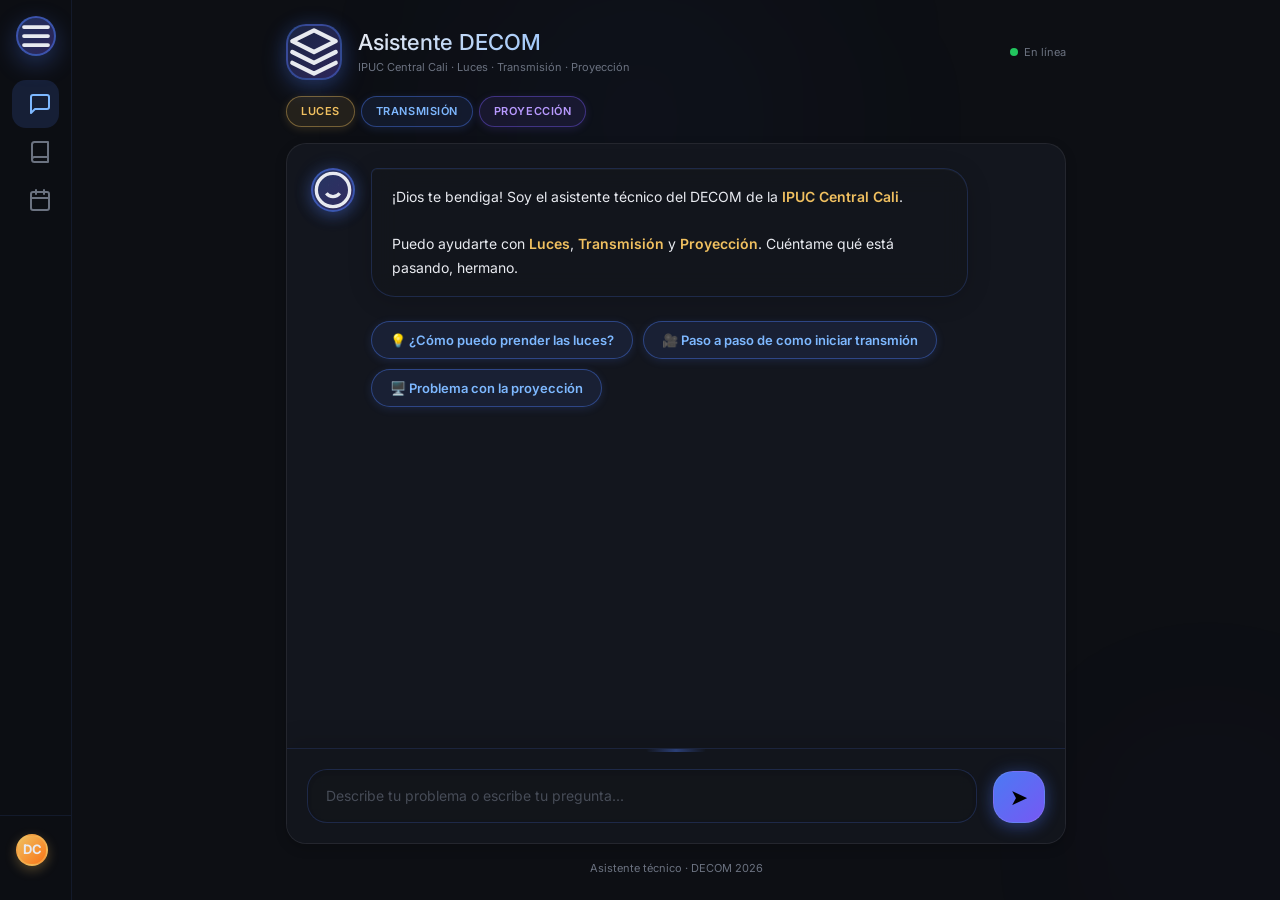
<file: index.html>
<!DOCTYPE html>
<html lang="es">
<head>
  <meta charset="UTF-8">
  <meta name="viewport" content="width=device-width, initial-scale=1.0">
  <meta name="description" content="Asistente técnico del Departamento de Comunicaciones - IPUC Central Cali">
  <link rel="icon" href="assets/favicon.png" type="image/png" sizes="32x32">
  <title>Asistente DECOM · IPUC Central Cali</title>
  
  <!-- Fonts -->
  <link rel="preconnect" href="https://fonts.googleapis.com">
  <link rel="preconnect" href="https://fonts.gstatic.com" crossorigin>
  <link href="https://fonts.googleapis.com/css2?family=Inter:wght@300;400;500;600;700;800&display=swap" rel="stylesheet">
  
  <!-- Styles -->
  <link rel="stylesheet" href="css/variables.css">
  <link rel="stylesheet" href="css/base.css">
  <link rel="stylesheet" href="css/sidebar.css">
  <link rel="stylesheet" href="css/chat.css">
</head>
<body>
  
  <!-- Sidebar -->
  <nav class="sidebar">
    <!-- Brand -->
    <div class="sidebar__brand">
      <div class="sidebar__brand-icon">
        <svg viewBox="0 0 24 24" fill="none" xmlns="http://www.w3.org/2000/svg">
          <path d="M4 6h16M4 12h16M4 18h16" stroke="currentColor" stroke-width="2.5" stroke-linecap="round" stroke-linejoin="round"/>
        </svg>
      </div>
      <span class="sidebar__brand-text">DECOM</span>
    </div>

    <!-- Nav -->
    <div class="sidebar__nav">
      <a href="index.html" class="sidebar__link sidebar__link--active" data-tooltip="Asistente">
        <div class="sidebar__icon">
          <svg viewBox="0 0 24 24">
            <path d="M21 15a2 2 0 0 1-2 2H7l-4 4V5a2 2 0 0 1 2-2h14a2 2 0 0 1 2 2z"/>
          </svg>
        </div>
        <span class="sidebar__text">Asistente</span>
      </a>
      
      <a href="manuales.html" class="sidebar__link" data-tooltip="Manuales">
        <div class="sidebar__icon">
          <svg viewBox="0 0 24 24">
            <path d="M4 19.5A2.5 2.5 0 0 1 6.5 17H20"/>
            <path d="M6.5 2H20v20H6.5A2.5 2.5 0 0 1 4 19.5v-15A2.5 2.5 0 0 1 6.5 2z"/>
          </svg>
        </div>
        <span class="sidebar__text">Manuales</span>
      </a>
      
      <a href="cronograma.html" class="sidebar__link" data-tooltip="Cronograma">
        <div class="sidebar__icon">
          <svg viewBox="0 0 24 24">
            <rect x="3" y="4" width="18" height="18" rx="2" ry="2"/>
            <line x1="16" y1="2" x2="16" y2="6"/>
            <line x1="8" y1="2" x2="8" y2="6"/>
            <line x1="3" y1="10" x2="21" y2="10"/>
          </svg>
        </div>
        <span class="sidebar__text">Cronograma</span>
      </a>
    </div>

    <!-- Footer -->
    <div class="sidebar__footer">
      <div class="sidebar__user">
        <div class="sidebar__avatar">DC</div>
        <div class="sidebar__user-info">
          <div class="sidebar__user-name">DECOM</div>
          <div class="sidebar__user-role">IPUC Cali</div>
        </div>
      </div>
    </div>
  </nav>

  <!-- Mobile Menu Toggle -->
  <button class="mobile-menu-toggle" id="mobile-menu-toggle" aria-label="Toggle menu">
    <svg viewBox="0 0 24 24" fill="none" xmlns="http://www.w3.org/2000/svg">
      <path d="M4 6h16M4 12h16M4 18h16" stroke="currentColor" stroke-width="2.5" stroke-linecap="round" stroke-linejoin="round"/>
    </svg>
  </button>

  <!-- Chat Container -->
  <div class="chat">
    
    <!-- Header -->
    <div class="chat__header">
      <div class="chat__header-left">
        <div class="chat__logo">
          <svg viewBox="0 0 24 24" fill="none" xmlns="http://www.w3.org/2000/svg">
            <path d="M12 2L2 7l10 5 10-5-10-5z" stroke="currentColor" stroke-width="2" stroke-linejoin="round"/>
            <path d="M2 17l10 5 10-5M2 12l10 5 10-5" stroke="currentColor" stroke-width="2" stroke-linecap="round" stroke-linejoin="round"/>
          </svg>
        </div>
        <div class="chat__title">
          <h1>Asistente DECOM</h1>
          <div class="chat__subtitle">IPUC Central Cali · Luces · Transmisión · Proyección</div>
        </div>
      </div>
      <div class="chat__status">
        <div class="chat__status-dot"></div>
        En línea
      </div>
    </div>

    <!-- Area Chips -->
    <div class="chat__chips">
      <span class="chip chip--luces">Luces</span>
      <span class="chip chip--transm">Transmisión</span>
      <span class="chip chip--proyec">Proyección</span>
    </div>

    <!-- Status en línea mobile (debajo de chips) -->
    <div class="chat__status chat__status--mobile">
      <div class="chat__status-dot"></div>
      En línea
    </div>

    <!-- Chat Window -->
    <div class="chat__window">
      <div id="messages" class="chat__messages"></div>
      
      <div class="chat__input-area">
        <textarea 
          id="user-input" 
          class="chat__input"
          rows="1" 
          placeholder="Describe tu problema o escribe tu pregunta..."
          aria-label="Mensaje"
        ></textarea>
        <button 
          id="send-btn" 
          class="chat__send-btn"
          aria-label="Enviar mensaje"
        >➤</button>
      </div>
    </div>

    <!-- Footer -->
    <div class="chat__footer">
      <div class="chat__footer-note">Asistente técnico · DECOM 2026</div>
    </div>

  </div>

  <!-- Scripts -->
  <script src="js/sidebar.js"></script>
  <script type="module" src="js/chat.js"></script>

</body>
</html>
</file>
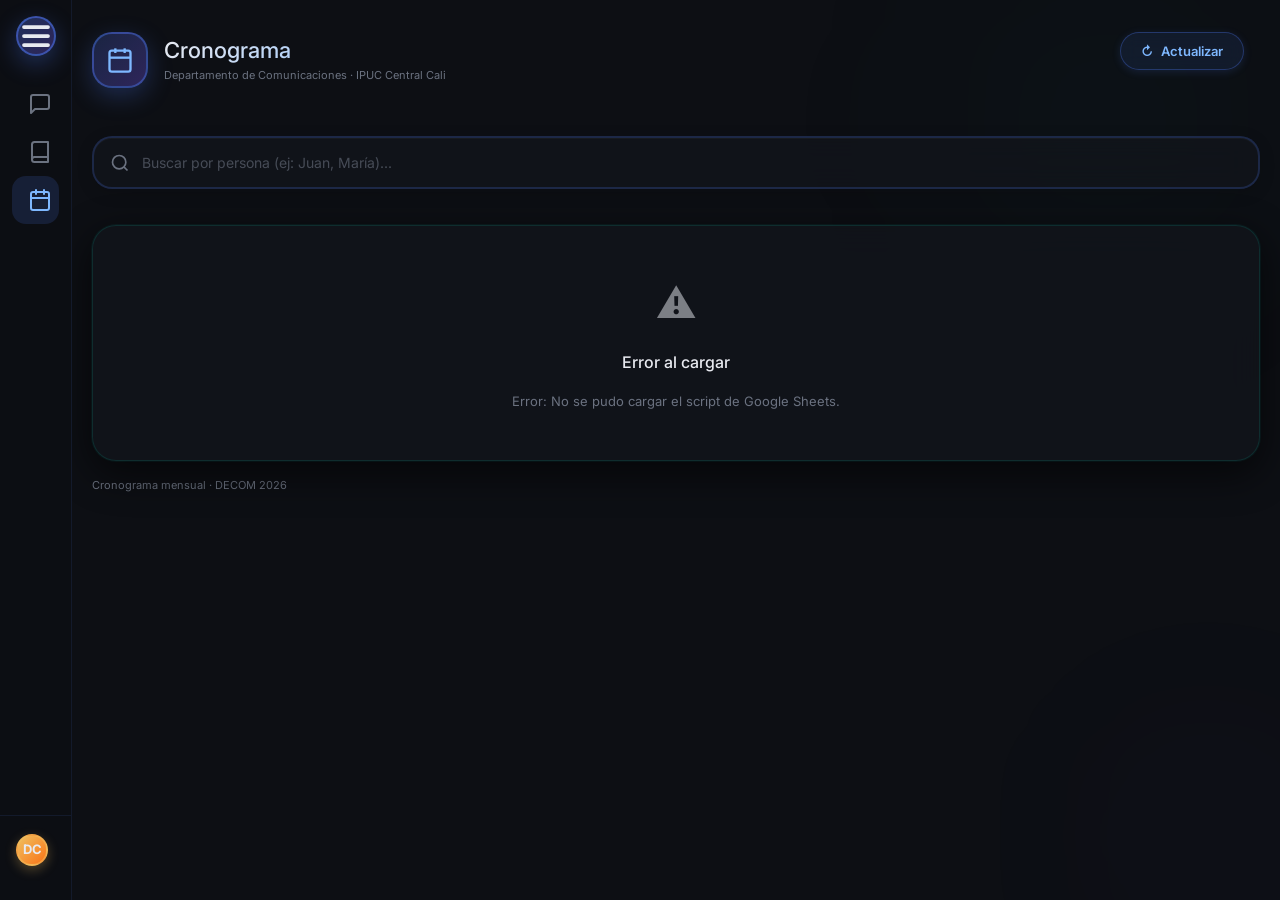
<file: cronograma.html>
<!DOCTYPE html>
<html lang="es">
<head>
  <meta charset="UTF-8">
  <meta name="viewport" content="width=device-width, initial-scale=1.0">
  <meta http-equiv="Cache-Control" content="no-cache, no-store, must-revalidate">
  <meta name="description" content="Cronograma mensual del Departamento de Comunicaciones - IPUC Central Cali">
  <link rel="icon" href="assets/favicon.png" type="image/png" sizes="32x32">
  <title>Cronograma · DECOM · IPUC Central Cali</title>
  
  <!-- Fonts -->
  <link rel="preconnect" href="https://fonts.googleapis.com">
  <link rel="preconnect" href="https://fonts.gstatic.com" crossorigin>
  <link href="https://fonts.googleapis.com/css2?family=Inter:wght@300;400;500;600;700&display=swap" rel="stylesheet">
  
  <!-- Styles -->
  <link rel="stylesheet" href="css/variables.css">
  <link rel="stylesheet" href="css/base.css">
  <link rel="stylesheet" href="css/sidebar.css">
  <link rel="stylesheet" href="css/cronograma.css">
</head>
<body class="page-cronograma">
  
  <!-- Sidebar -->
  <nav class="sidebar">
    <!-- Brand -->
    <div class="sidebar__brand">
      <div class="sidebar__brand-icon">
        <svg viewBox="0 0 24 24" fill="none" xmlns="http://www.w3.org/2000/svg">
          <path d="M4 6h16M4 12h16M4 18h16" stroke="currentColor" stroke-width="2.5" stroke-linecap="round" stroke-linejoin="round"/>
        </svg>
      </div>
      <span class="sidebar__brand-text">DECOM</span>
    </div>

    <!-- Nav -->
    <div class="sidebar__nav">
      <a href="index.html" class="sidebar__link" data-tooltip="Asistente">
        <div class="sidebar__icon">
          <svg viewBox="0 0 24 24">
            <path d="M21 15a2 2 0 0 1-2 2H7l-4 4V5a2 2 0 0 1 2-2h14a2 2 0 0 1 2 2z"/>
          </svg>
        </div>
        <span class="sidebar__text">Asistente</span>
      </a>
      
      <a href="manuales.html" class="sidebar__link" data-tooltip="Manuales">
        <div class="sidebar__icon">
          <svg viewBox="0 0 24 24">
            <path d="M4 19.5A2.5 2.5 0 0 1 6.5 17H20"/>
            <path d="M6.5 2H20v20H6.5A2.5 2.5 0 0 1 4 19.5v-15A2.5 2.5 0 0 1 6.5 2z"/>
          </svg>
        </div>
        <span class="sidebar__text">Manuales</span>
      </a>
      
      <a href="cronograma.html" class="sidebar__link sidebar__link--active" data-tooltip="Cronograma">
        <div class="sidebar__icon">
          <svg viewBox="0 0 24 24">
            <rect x="3" y="4" width="18" height="18" rx="2" ry="2"/>
            <line x1="16" y1="2" x2="16" y2="6"/>
            <line x1="8" y1="2" x2="8" y2="6"/>
            <line x1="3" y1="10" x2="21" y2="10"/>
          </svg>
        </div>
        <span class="sidebar__text">Cronograma</span>
      </a>
    </div>

    <!-- Footer -->
    <div class="sidebar__footer">
      <div class="sidebar__user">
        <div class="sidebar__avatar">DC</div>
        <div class="sidebar__user-info">
          <div class="sidebar__user-name">DECOM</div>
          <div class="sidebar__user-role">IPUC Cali</div>
        </div>
      </div>
    </div>
  </nav>

  <!-- Mobile Menu Toggle -->
  <button class="mobile-menu-toggle" id="mobile-menu-toggle" aria-label="Toggle menu">
    <svg viewBox="0 0 24 24" fill="none" xmlns="http://www.w3.org/2000/svg">
      <path d="M4 6h16M4 12h16M4 18h16" stroke="currentColor" stroke-width="2.5" stroke-linecap="round" stroke-linejoin="round"/>
    </svg>
  </button>

  <!-- Page Content -->
  <div class="page-content">

    <!-- Setup Card (shown when config is missing) -->
    <div id="setup-card" class="setup-card">
      <h3>
        <svg viewBox="0 0 24 24" fill="none" stroke="currentColor" stroke-width="2" style="width: 24px; height: 24px; display: inline-block; vertical-align: middle; margin-right: 8px;">
          <circle cx="12" cy="12" r="3"/>
          <path d="M12 1v6m0 6v6M5.64 5.64l4.24 4.24m4.24 4.24l4.24 4.24M1 12h6m6 0h6M5.64 18.36l4.24-4.24m4.24-4.24l4.24-4.24"/>
        </svg>
        Configuración requerida
      </h3>
      <div class="setup-steps">
        <div class="setup-step">
          <div class="setup-step__number">1</div>
          <div>Crea una hoja de cálculo en Google Sheets con tu cronograma</div>
        </div>
        <div class="setup-step">
          <div class="setup-step__number">2</div>
          <div>Compártela: <strong>Archivo → Compartir → Cualquier persona con el enlace → Lector</strong></div>
        </div>
        <div class="setup-step">
          <div class="setup-step__number">3</div>
          <div>Copia el ID del Sheet desde la URL: <code>...d/<strong>ESTE_ES_EL_ID</strong>/edit...</code></div>
        </div>
        <div class="setup-step">
          <div class="setup-step__number">4</div>
          <div>Edita <code>js/modules/config.js</code> y pega el ID en <strong>SHEET_ID</strong></div>
        </div>
        <div class="setup-step">
          <div class="setup-step__number">5</div>
          <div>Recarga esta página</div>
        </div>
      </div>
    </div>

    <!-- Page Header -->
    <div class="page-header page-header--cronograma">
      <div class="page-header__content">
        <div class="page-header__logo">
          <svg viewBox="0 0 24 24" fill="none" stroke="currentColor" stroke-width="2">
            <rect x="3" y="4" width="18" height="18" rx="2" ry="2"/>
            <line x1="16" y1="2" x2="16" y2="6"/>
            <line x1="8" y1="2" x2="8" y2="6"/>
            <line x1="3" y1="10" x2="21" y2="10"/>
          </svg>
        </div>
        <div class="page-header__title">
          <h1 id="month-label">Cronograma</h1>
          <p id="month-sub" class="page-header__subtitle">Departamento de Comunicaciones · IPUC Central Cali</p>
        </div>
      </div>
      <div class="header-actions">
        <button id="refresh-btn" class="refresh-btn">
          <span class="refresh-btn__icon">↻</span>
          Actualizar
        </button>
        <div id="last-update" class="last-update"></div>
      </div>
    </div>

    <!-- Stats Row -->
    <div id="stats-row" class="stats-row" style="display:none;"></div>

    <!-- Search Bar -->
    <div class="search-bar">
      <div class="search-bar__input-wrapper">
        <svg class="search-bar__icon" viewBox="0 0 24 24" fill="none" stroke="currentColor" stroke-width="2">
          <circle cx="11" cy="11" r="8"/>
          <path d="m21 21-4.35-4.35"/>
        </svg>
        <input 
          type="text" 
          id="person-search" 
          class="search-bar__input" 
          placeholder="Buscar por persona (ej: Juan, María)..."
          autocomplete="off"
        />
        <button id="clear-search" class="search-bar__clear" style="display:none;">
          <svg viewBox="0 0 24 24" fill="none" stroke="currentColor" stroke-width="2">
            <line x1="18" y1="6" x2="6" y2="18"/>
            <line x1="6" y1="6" x2="18" y2="18"/>
          </svg>
        </button>
      </div>
      <div id="search-results" class="search-bar__results"></div>
    </div>

    <!-- Legend (Mobile only) -->
    <div class="roles-legend">
      <div class="roles-legend__title">Leyenda de roles:</div>
      <div class="roles-legend__items">
        <div class="roles-legend__item">
          <span class="role-badge role-badge--supervisor">SUP</span>
          <span class="roles-legend__label">Supervisor</span>
        </div>
        <div class="roles-legend__item">
          <span class="role-badge role-badge--lider">LID</span>
          <span class="roles-legend__label">Líder Transmisión</span>
        </div>
        <div class="roles-legend__item">
          <span class="role-badge role-badge--aprendiz">APR</span>
          <span class="roles-legend__label">Aprendiz Transmisión</span>
        </div>
        <div class="roles-legend__item">
          <span class="role-badge role-badge--proyeccion">PRO</span>
          <span class="roles-legend__label">Proyección</span>
        </div>
        <div class="roles-legend__item">
          <span class="role-badge role-badge--aprendiz">A-PRO</span>
          <span class="roles-legend__label">Aprendiz Proyección</span>
        </div>
        <div class="roles-legend__item">
          <span class="role-badge role-badge--interaccion">INT</span>
          <span class="roles-legend__label">Interacción</span>
        </div>
        <div class="roles-legend__item">
          <span class="role-badge role-badge--aprendiz">A-INT</span>
          <span class="roles-legend__label">Aprendiz Interacción</span>
        </div>
        <div class="roles-legend__item">
          <span class="role-badge role-badge--sonido">SON</span>
          <span class="roles-legend__label">Sonido</span>
        </div>
        <div class="roles-legend__item">
          <span class="role-badge role-badge--apoyo">APO</span>
          <span class="roles-legend__label">Apoyo Sonido</span>
        </div>
      </div>
    </div>

    <!-- Table Container -->
    <div class="table-wrap">
      <div id="table-container">
        <div class="state-box">
          <div class="spinner"></div>
          <div class="state-box__title">Cargando cronograma...</div>
        </div>
      </div>
    </div>

    <!-- Footer -->
    <div class="page-footer">
      <span class="footer-note">Cronograma mensual · DECOM 2026</span>
    </div>

  </div>

  <!-- Scripts -->
  <script src="js/sidebar.js"></script>
  <script type="module" src="js/cronograma.js"></script>

</body>
</html>
</file>
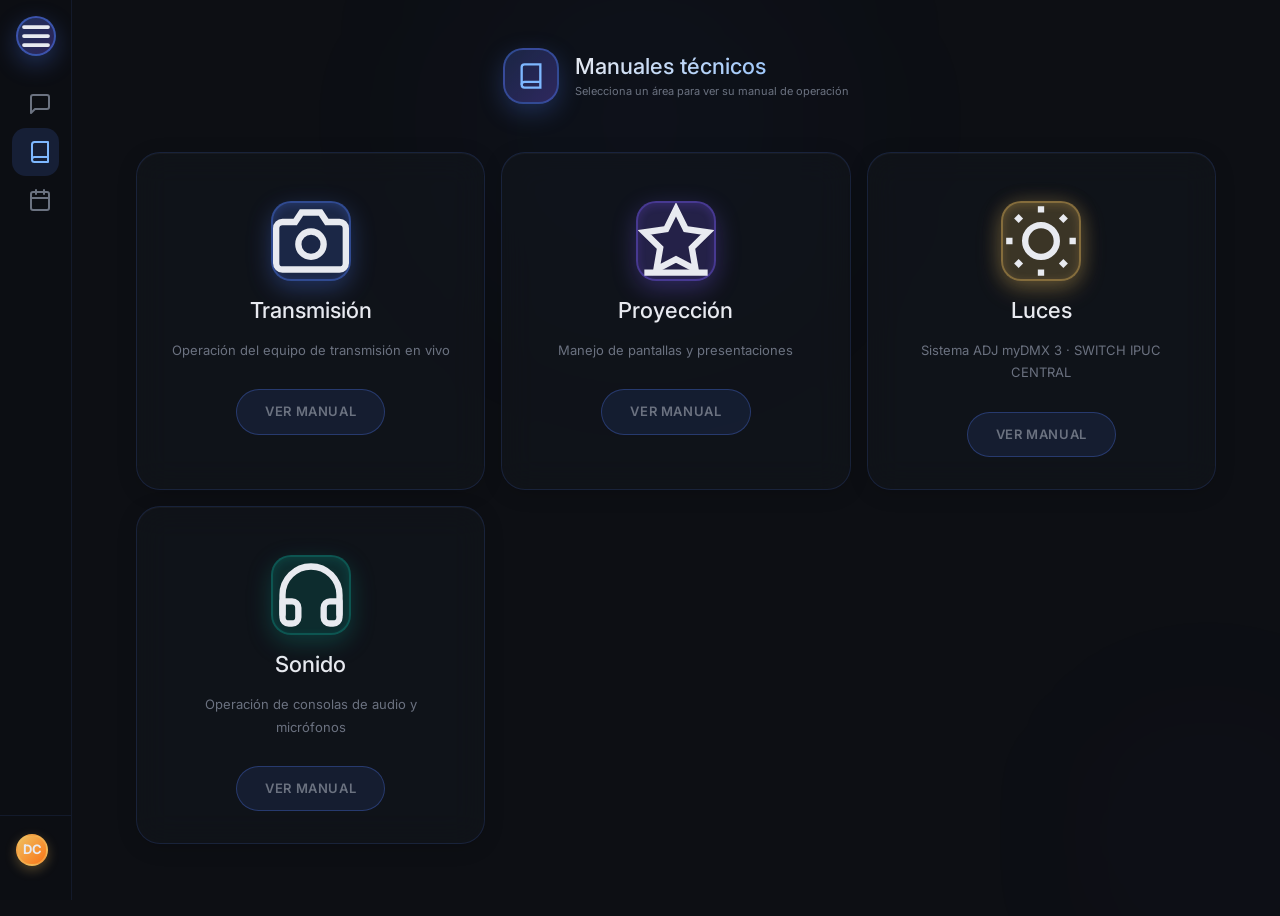
<file: manuales.html>
<!DOCTYPE html>
<html lang="es">
<head>
  <meta charset="UTF-8">
  <meta name="viewport" content="width=device-width, initial-scale=1.0">
  <meta name="description" content="Manuales técnicos del Departamento de Comunicaciones - IPUC Central Cali">
  <link rel="icon" href="assets/favicon.png" type="image/png" sizes="32x32">
  <title>Manuales · DECOM · IPUC Central Cali</title>
  
  <!-- Fonts -->
  <link rel="preconnect" href="https://fonts.googleapis.com">
  <link rel="preconnect" href="https://fonts.gstatic.com" crossorigin>
  <link href="https://fonts.googleapis.com/css2?family=Inter:wght@300;400;500;600;700;800&display=swap" rel="stylesheet">
  
  <!-- Styles -->
  <link rel="stylesheet" href="css/variables.css">
  <link rel="stylesheet" href="css/base.css">
  <link rel="stylesheet" href="css/sidebar.css">
  <link rel="stylesheet" href="css/manuales.css">
</head>
<body>
  
  <!-- Sidebar -->
  <nav class="sidebar">
    <!-- Brand -->
    <div class="sidebar__brand">
      <div class="sidebar__brand-icon">
        <svg viewBox="0 0 24 24" fill="none" xmlns="http://www.w3.org/2000/svg">
          <path d="M4 6h16M4 12h16M4 18h16" stroke="currentColor" stroke-width="2.5" stroke-linecap="round" stroke-linejoin="round"/>
        </svg>
      </div>
      <span class="sidebar__brand-text">DECOM</span>
    </div>

    <!-- Nav -->
    <div class="sidebar__nav">
      <a href="index.html" class="sidebar__link" data-tooltip="Asistente">
        <div class="sidebar__icon">
          <svg viewBox="0 0 24 24">
            <path d="M21 15a2 2 0 0 1-2 2H7l-4 4V5a2 2 0 0 1 2-2h14a2 2 0 0 1 2 2z"/>
          </svg>
        </div>
        <span class="sidebar__text">Asistente</span>
      </a>
      
      <a href="manuales.html" class="sidebar__link sidebar__link--active" data-tooltip="Manuales">
        <div class="sidebar__icon">
          <svg viewBox="0 0 24 24">
            <path d="M4 19.5A2.5 2.5 0 0 1 6.5 17H20"/>
            <path d="M6.5 2H20v20H6.5A2.5 2.5 0 0 1 4 19.5v-15A2.5 2.5 0 0 1 6.5 2z"/>
          </svg>
        </div>
        <span class="sidebar__text">Manuales</span>
      </a>
      
      <a href="cronograma.html" class="sidebar__link" data-tooltip="Cronograma">
        <div class="sidebar__icon">
          <svg viewBox="0 0 24 24">
            <rect x="3" y="4" width="18" height="18" rx="2" ry="2"/>
            <line x1="16" y1="2" x2="16" y2="6"/>
            <line x1="8" y1="2" x2="8" y2="6"/>
            <line x1="3" y1="10" x2="21" y2="10"/>
          </svg>
        </div>
        <span class="sidebar__text">Cronograma</span>
      </a>
    </div>

    <!-- Footer -->
    <div class="sidebar__footer">
      <div class="sidebar__user">
        <div class="sidebar__avatar">DC</div>
        <div class="sidebar__user-info">
          <div class="sidebar__user-name">DECOM</div>
          <div class="sidebar__user-role">IPUC Cali</div>
        </div>
      </div>
    </div>
  </nav>

  <!-- Mobile Menu Toggle -->
  <button class="mobile-menu-toggle" id="mobile-menu-toggle" aria-label="Toggle menu">
    <svg viewBox="0 0 24 24" fill="none" xmlns="http://www.w3.org/2000/svg">
      <path d="M4 6h16M4 12h16M4 18h16" stroke="currentColor" stroke-width="2.5" stroke-linecap="round" stroke-linejoin="round"/>
    </svg>
  </button>

  <!-- Page Content -->
  <div class="page-content">
    
    <!-- Header -->
    <div class="page-header">
      <div class="page-header__content">
        <div class="page-header__logo">
          <svg viewBox="0 0 24 24" fill="none" stroke="currentColor" stroke-width="2">
            <path d="M4 19.5A2.5 2.5 0 0 1 6.5 17H20"/>
            <path d="M6.5 2H20v20H6.5A2.5 2.5 0 0 1 4 19.5v-15A2.5 2.5 0 0 1 6.5 2z"/>
          </svg>
        </div>
        <div class="page-header__title">
          <h1>Manuales técnicos</h1>
          <p class="page-header__subtitle">Selecciona un área para ver su manual de operación</p>
        </div>
      </div>
    </div>

    <!-- Manual Cards Grid -->
    <div class="cards-grid">
      
      <!-- Transmisión -->
      <div class="manual-card manual-card--transm" onclick="openManual('transmision')">
        <div class="manual-card__icon">
          <svg viewBox="0 0 24 24" fill="none" stroke="currentColor" stroke-width="2">
            <path d="M23 19a2 2 0 0 1-2 2H3a2 2 0 0 1-2-2V8a2 2 0 0 1 2-2h4l2-3h6l2 3h4a2 2 0 0 1 2 2z"/>
            <circle cx="12" cy="13" r="4"/>
          </svg>
        </div>
        <h3 class="manual-card__title">Transmisión</h3>
        <p class="manual-card__desc">Operación del equipo de transmisión en vivo</p>
        <div class="manual-card__btn">Ver manual</div>
      </div>

      <!-- Proyección -->
      <div class="manual-card manual-card--proyec" onclick="openManual('proyeccion')">
        <div class="manual-card__icon">
          <svg viewBox="0 0 24 24" fill="none" stroke="currentColor" stroke-width="2">
            <path d="M12 2l3.09 6.26L22 9.27l-5 4.87 1.18 6.88L12 17.77l-6.18 3.25L7 14.14 2 9.27l6.91-1.01L12 2z"/>
            <path d="M2 22h20"/>
          </svg>
        </div>
        <h3 class="manual-card__title">Proyección</h3>
        <p class="manual-card__desc">Manejo de pantallas y presentaciones</p>
        <div class="manual-card__btn">Ver manual</div>
      </div>

      <!-- Luces -->
      <div class="manual-card manual-card--luces" onclick="openManual('luces')">
        <div class="manual-card__icon">
          <svg viewBox="0 0 24 24" fill="none" stroke="currentColor" stroke-width="2">
            <circle cx="12" cy="12" r="5"/>
            <line x1="12" y1="1" x2="12" y2="3"/>
            <line x1="12" y1="21" x2="12" y2="23"/>
            <line x1="4.22" y1="4.22" x2="5.64" y2="5.64"/>
            <line x1="18.36" y1="18.36" x2="19.78" y2="19.78"/>
            <line x1="1" y1="12" x2="3" y2="12"/>
            <line x1="21" y1="12" x2="23" y2="12"/>
            <line x1="4.22" y1="19.78" x2="5.64" y2="18.36"/>
            <line x1="18.36" y1="5.64" x2="19.78" y2="4.22"/>
          </svg>
        </div>
        <h3 class="manual-card__title">Luces</h3>
        <p class="manual-card__desc">Sistema ADJ myDMX 3 · SWITCH IPUC CENTRAL</p>
        <div class="manual-card__btn">Ver manual</div>
      </div>

      <!-- Sonido -->
      <div class="manual-card manual-card--sonido" onclick="openManual('sonido')">
        <div class="manual-card__icon">
          <svg viewBox="0 0 24 24" fill="none" stroke="currentColor" stroke-width="2" stroke-linecap="round" stroke-linejoin="round">
            <path d="M3 18v-6a9 9 0 0 1 18 0v6"></path>
            <path d="M21 19a2 2 0 0 1-2 2h-1a2 2 0 0 1-2-2v-3a2 2 0 0 1 2-2h3zM3 19a2 2 0 0 0 2 2h1a2 2 0 0 0 2-2v-3a2 2 0 0 0-2-2H3z"></path>
          </svg>
        </div>
        <h3 class="manual-card__title">Sonido</h3>
        <p class="manual-card__desc">Operación de consolas de audio y micrófonos</p>
        <div class="manual-card__btn">Ver manual</div>
      </div>

    </div>

    <!-- PDF Viewer -->
    <div id="pdf-viewer" class="pdf-viewer">
      
      <!-- Topbar -->
      <div class="pdf-viewer__topbar">
        <div class="pdf-viewer__topbar-left">
          <span id="pdf-icon" class="pdf-viewer__icon"></span>
          <div class="pdf-viewer__info">
            <div id="pdf-title" class="pdf-viewer__title"></div>
            <div class="pdf-viewer__subtitle">Manual técnico · DECOM 2026</div>
          </div>
        </div>
        <div class="pdf-viewer__actions">
          <a id="pdf-open-link" href="#" target="_blank" class="pdf-action-btn pdf-action-btn--open">
            <svg viewBox="0 0 24 24" fill="none" stroke="currentColor" stroke-width="2" style="width: 16px; height: 16px; display: inline-block; vertical-align: middle; margin-right: 6px;">
              <path d="M18 13v6a2 2 0 0 1-2 2H5a2 2 0 0 1-2-2V8a2 2 0 0 1 2-2h6"/>
              <polyline points="15 3 21 3 21 9"/>
              <line x1="10" y1="14" x2="21" y2="3"/>
            </svg>
            Abrir en pestaña
          </a>
          <button class="pdf-action-btn pdf-action-btn--close" onclick="closeManual()">
            <svg viewBox="0 0 24 24" fill="none" stroke="currentColor" stroke-width="2" style="width: 16px; height: 16px; display: inline-block; vertical-align: middle; margin-right: 6px;">
              <line x1="18" y1="6" x2="6" y2="18"/>
              <line x1="6" y1="6" x2="18" y2="18"/>
            </svg>
            Cerrar
          </button>
        </div>
      </div>

      <!-- Body -->
      <div id="pdf-body" class="pdf-viewer__body"></div>

    </div>

  </div>

  <!-- Scripts -->
  <script src="js/sidebar.js"></script>
  <script src="js/manuales.js"></script>

</body>
</html>
</file>
<file: css/variables.css>
/**
 * DECOM - Variables CSS
 * Design System - Colores, tipografía y espaciado
 */

:root {
  /* ────────────────────────────────────────────────────────────────────────
     COLORES
  ──────────────────────────────────────────────────────────────────────── */
  --bg: #0d0f14;
  --surface: #13161e;
  --surface2: #1a1e28;
  --surface3: #21252f;
  --border: rgba(255, 255, 255, 0.07);
  --border-hover: rgba(255, 255, 255, 0.12);
  
  /* Accent colors */
  --accent: #4f7fff;
  --accent2: #7c5cff;
  --accent-light: #7eb8ff;
  --gold: #f0c060;
  --teal: #0d9488;
  
  /* Text */
  --text: #e8eaf0;
  --text-secondary: #b4b9c5;
  --text-muted: #6b7280;
  
  /* Status */
  --success: #22c55e;
  --warning: #f59e0b;
  --error: #ef4444;
  
  /* ────────────────────────────────────────────────────────────────────────
     TIPOGRAFÍA
  ──────────────────────────────────────────────────────────────────────── */
  --font-sans: 'Inter', -apple-system, BlinkMacSystemFont, 'Segoe UI', system-ui, sans-serif;
  --font-mono: 'SF Mono', 'Roboto Mono', monospace;
  
  /* Font sizes */
  --text-xs: 11px;
  --text-sm: 13px;
  --text-base: 14px;
  --text-lg: 16px;
  --text-xl: 18px;
  --text-2xl: 22px;
  --text-3xl: 28px;
  --text-4xl: 32px;
  
  /* Line heights */
  --leading-tight: 1.2;
  --leading-normal: 1.5;
  --leading-relaxed: 1.7;
  
  /* ────────────────────────────────────────────────────────────────────────
     ESPACIADO
  ──────────────────────────────────────────────────────────────────────── */
  --space-xs: 4px;
  --space-sm: 8px;
  --space-md: 16px;
  --space-lg: 24px;
  --space-xl: 32px;
  --space-2xl: 48px;
  --space-3: 12px;
  --space-4: 16px;
  --space-5: 20px;
  --space-6: 24px;
  
  /* ────────────────────────────────────────────────────────────────────────
     BORDER RADIUS
  ──────────────────────────────────────────────────────────────────────── */
  --radius-sm: 6px;
  --radius-md: 10px;
  --radius-lg: 14px;
  --radius-xl: 20px;
  --radius-2xl: 24px;
  --radius-full: 9999px;
  
  /* ────────────────────────────────────────────────────────────────────────
     SOMBRAS
  ──────────────────────────────────────────────────────────────────────── */
  --shadow-sm: 0 1px 2px rgba(0, 0, 0, 0.15);
  --shadow-md: 0 4px 12px rgba(0, 0, 0, 0.2);
  --shadow-lg: 0 8px 24px rgba(0, 0, 0, 0.3);
  --shadow-xl: 0 12px 40px rgba(0, 0, 0, 0.4);
  --shadow-glow: 0 0 20px rgba(79, 127, 255, 0.15);
  --shadow-glow-gold: 0 0 20px rgba(240, 192, 96, 0.15);
  
  /* ────────────────────────────────────────────────────────────────────────
     TRANSICIONES
  ──────────────────────────────────────────────────────────────────────── */
  --transition-fast: 150ms ease;
  --transition-base: 200ms ease;
  --transition-slow: 300ms ease;
  
  /* ────────────────────────────────────────────────────────────────────────
     Z-INDEX
  ──────────────────────────────────────────────────────────────────────── */
  --z-base: 1;
  --z-dropdown: 50;
  --z-navbar: 100;
  --z-modal: 200;
  --z-toast: 300;
  
  /* ────────────────────────────────────────────────────────────────────────
     LAYOUT
  ──────────────────────────────────────────────────────────────────────── */
  --sidebar-width: 72px;
  --sidebar-width-expanded: 260px;
  --topbar-height: 60px;
  --max-width-xs: 480px;
  --max-width-sm: 640px;
  --max-width-md: 768px;
  --max-width-lg: 1024px;
  --max-width-xl: 1280px;
  
  /* ────────────────────────────────────────────────────────────────────────
     ANIMACIONES
  ──────────────────────────────────────────────────────────────────────── */
  --ease-smooth: cubic-bezier(0.4, 0, 0.2, 1);
  --ease-bounce: cubic-bezier(0.68, -0.55, 0.265, 1.55);
  --ease-in-out: cubic-bezier(0.645, 0.045, 0.355, 1);
}
</file>
<file: css/base.css>
/**
 * DECOM - Estilos Base
 * Reset y estilos globales
 */

/* ────────────────────────────────────────────────────────────────────────
   RESET
──────────────────────────────────────────────────────────────────────── */
*,
*::before,
*::after {
  box-sizing: border-box;
  margin: 0;
  padding: 0;
}

/* ────────────────────────────────────────────────────────────────────────
   HTML & BODY
──────────────────────────────────────────────────────────────────────── */
html {
  font-size: 16px;
  -webkit-font-smoothing: antialiased;
  -moz-osx-font-smoothing: grayscale;
}

body {
  background: var(--bg);
  color: var(--text);
  font-family: var(--font-sans);
  font-size: var(--text-base);
  line-height: var(--leading-normal);
  min-height: 100vh;
  overflow-x: hidden;
}

/* Fondos decorativos */
body::before,
body::after {
  content: '';
  position: fixed;
  pointer-events: none;
  z-index: 0;
  border-radius: 50%;
  filter: blur(100px);
  opacity: 0.6;
}

body::before {
  top: -20%;
  left: 50%;
  transform: translateX(-50%);
  width: min(600px, 80vw);
  height: min(600px, 80vw);
  background: radial-gradient(circle, rgba(79, 127, 255, 0.08) 0%, transparent 70%);
}

body::after {
  bottom: -15%;
  right: -10%;
  width: min(400px, 60vw);
  height: min(400px, 60vw);
  background: radial-gradient(circle, rgba(124, 92, 255, 0.06) 0%, transparent 70%);
}

/* ────────────────────────────────────────────────────────────────────────
   TIPOGRAFÍA
──────────────────────────────────────────────────────────────────────── */
h1, h2, h3, h4, h5, h6 {
  font-family: var(--font-serif);
  font-weight: 400;
  line-height: var(--leading-tight);
  color: var(--text);
}

h1 { font-size: var(--text-4xl); }
h2 { font-size: var(--text-3xl); }
h3 { font-size: var(--text-xl); }
h4 { font-size: var(--text-lg); }

p {
  line-height: var(--leading-relaxed);
}

a {
  color: var(--accent-light);
  text-decoration: none;
  transition: color var(--transition-fast);
}

a:hover {
  color: var(--accent);
}

strong {
  font-weight: 600;
  color: var(--gold);
}

em {
  font-style: italic;
  color: var(--text-secondary);
}

code {
  font-family: 'Courier New', monospace;
  font-size: 0.9em;
  background: var(--surface2);
  border: 1px solid var(--border);
  padding: 2px 6px;
  border-radius: var(--radius-sm);
  color: var(--gold);
}

/* ────────────────────────────────────────────────────────────────────────
   LISTAS
──────────────────────────────────────────────────────────────────────── */
ol, ul {
  padding-left: 20px;
  margin: var(--space-sm) 0;
}

li {
  margin: var(--space-xs) 0;
  line-height: var(--leading-relaxed);
}

/* ────────────────────────────────────────────────────────────────────────
   BUTTONS
──────────────────────────────────────────────────────────────────────── */
button {
  font-family: inherit;
  font-size: inherit;
  cursor: pointer;
  border: none;
  outline: none;
  background: none;
  transition: all var(--transition-base);
}

button:disabled {
  opacity: 0.4;
  cursor: not-allowed;
}

/* ────────────────────────────────────────────────────────────────────────
   INPUTS
──────────────────────────────────────────────────────────────────────── */
input,
textarea,
select {
  font-family: inherit;
  font-size: inherit;
  color: inherit;
  outline: none;
}

textarea {
  resize: vertical;
}

/* ────────────────────────────────────────────────────────────────────────
   SCROLLBAR
──────────────────────────────────────────────────────────────────────── */
::-webkit-scrollbar {
  width: 10px;
  height: 10px;
}

::-webkit-scrollbar-track {
  background: rgba(19, 22, 28, 0.5);
  border-radius: var(--radius-full);
  margin: 4px;
}

::-webkit-scrollbar-thumb {
  background: linear-gradient(135deg, 
    rgba(79, 127, 255, 0.4), 
    rgba(124, 92, 255, 0.4));
  border-radius: var(--radius-full);
  border: 2px solid rgba(13, 15, 20, 0.3);
  transition: all var(--transition-base);
  box-shadow: 0 2px 8px rgba(79, 127, 255, 0.2);
}

::-webkit-scrollbar-thumb:hover {
  background: linear-gradient(135deg, 
    rgba(79, 127, 255, 0.6), 
    rgba(124, 92, 255, 0.6));
  box-shadow: 0 4px 12px rgba(79, 127, 255, 0.4);
}

::-webkit-scrollbar-thumb:active {
  background: linear-gradient(135deg, 
    rgba(79, 127, 255, 0.8), 
    rgba(124, 92, 255, 0.8));
}

/* ────────────────────────────────────────────────────────────────────────
   UTILIDADES
──────────────────────────────────────────────────────────────────────── */
.visually-hidden {
  position: absolute;
  width: 1px;
  height: 1px;
  padding: 0;
  margin: -1px;
  overflow: hidden;
  clip: rect(0, 0, 0, 0);
  white-space: nowrap;
  border: 0;
}
</file>
<file: css/sidebar.css>
/**
 * DECOM - Modern Sidebar Navigation
 * Vertical sidebar like ChatGPT/Claude with SVG icons
 */

/* ────────────────────────────────────────────────────────────────────────
   SIDEBAR CONTAINER
──────────────────────────────────────────────────────────────────────── */
.sidebar {
  position: fixed;
  left: 0;
  top: 0;
  height: 100vh;
  width: var(--sidebar-width);
  background: rgba(13, 15, 20, 0.95);
  backdrop-filter: blur(20px) saturate(180%);
  border-right: 1px solid rgba(79, 127, 255, 0.1);
  display: flex;
  flex-direction: column;
  padding: var(--space-4) 0;
  z-index: var(--z-navbar);
  transition: width 0.3s var(--ease-smooth);
  overflow: hidden;
}

.sidebar:hover {
  width: var(--sidebar-width-expanded);
  box-shadow: 4px 0 24px rgba(0, 0, 0, 0.3);
}

/* ────────────────────────────────────────────────────────────────────────
   SIDEBAR BRAND
──────────────────────────────────────────────────────────────────────── */
.sidebar__brand {
  display: flex;
  align-items: center;
  gap: var(--space-3);
  padding: 0 var(--space-4);
  margin-bottom: var(--space-6);
  white-space: nowrap;
}

.sidebar__brand-icon {
  width: 40px;
  height: 40px;
  border-radius: var(--radius-xl);
  background: linear-gradient(135deg, rgba(79, 127, 255, 0.3), rgba(124, 92, 255, 0.3));
  border: 2px solid rgba(79, 127, 255, 0.5);
  display: flex;
  align-items: center;
  justify-content: center;
  font-size: var(--text-xl);
  flex-shrink: 0;
  box-shadow: 0 8px 24px rgba(79, 127, 255, 0.3);
  transition: all var(--transition-base) var(--ease-bounce);
}

.sidebar:hover .sidebar__brand-icon {
  transform: scale(1.05);
}

.sidebar__brand-text {
  font-size: var(--text-lg);
  font-weight: 700;
  background: linear-gradient(135deg, var(--text), var(--accent-light));
  -webkit-background-clip: text;
  -webkit-text-fill-color: transparent;
  background-clip: text;
  opacity: 0;
  transition: opacity 0.3s var(--ease-smooth);
}

.sidebar:hover .sidebar__brand-text {
  opacity: 1;
}

/* ────────────────────────────────────────────────────────────────────────
   SIDEBAR NAV
──────────────────────────────────────────────────────────────────────── */
.sidebar__nav {
  flex: 1;
  display: flex;
  flex-direction: column;
  gap: var(--space-2);
}

.sidebar__link {
  display: flex;
  align-items: center;
  gap: var(--space-3);
  padding: var(--space-3) var(--space-4);
  color: var(--text-muted);
  text-decoration: none;
  border-radius: var(--radius-lg);
  margin: 0 var(--space-3);
  transition: all var(--transition-base) var(--ease-smooth);
  position: relative;
  white-space: nowrap;
  overflow: hidden;
}

.sidebar__link::before {
  content: '';
  position: absolute;
  left: 0;
  top: 50%;
  transform: translateY(-50%);
  width: 3px;
  height: 0;
  background: linear-gradient(135deg, var(--accent), var(--accent-dark));
  border-radius: 0 var(--radius-full) var(--radius-full) 0;
  transition: height 0.3s var(--ease-smooth);
}

.sidebar__link:hover {
  background: rgba(79, 127, 255, 0.1);
  color: var(--accent-light);
}

.sidebar__link:hover::before {
  height: 60%;
}

.sidebar__link--active {
  background: rgba(79, 127, 255, 0.15);
  color: var(--accent-light);
}

.sidebar__link--active::before {
  height: 80%;
}

.sidebar__icon {
  width: 24px;
  height: 24px;
  flex-shrink: 0;
  display: flex;
  align-items: center;
  justify-content: center;
}

.sidebar__icon svg {
  width: 100%;
  height: 100%;
  stroke: currentColor;
  fill: none;
  stroke-width: 2;
  stroke-linecap: round;
  stroke-linejoin: round;
}

.sidebar__text {
  font-size: var(--text-sm);
  font-weight: 600;
  opacity: 0;
  transition: opacity 0.3s var(--ease-smooth);
}

.sidebar:hover .sidebar__text {
  opacity: 1;
}

/* ────────────────────────────────────────────────────────────────────────
   SIDEBAR FOOTER
──────────────────────────────────────────────────────────────────────── */
.sidebar__footer {
  padding: var(--space-4);
  border-top: 1px solid rgba(79, 127, 255, 0.1);
  margin-top: var(--space-4);
}

.sidebar__user {
  display: flex;
  align-items: center;
  gap: var(--space-3);
  padding: var(--space-2);
  border-radius: var(--radius-lg);
  transition: all var(--transition-base);
  white-space: nowrap;
}

.sidebar__user:hover {
  background: rgba(79, 127, 255, 0.05);
}

.sidebar__avatar {
  width: 32px;
  height: 32px;
  border-radius: var(--radius-full);
  background: linear-gradient(135deg, var(--gold), #f97316);
  border: 2px solid rgba(240, 192, 96, 0.5);
  flex-shrink: 0;
  display: flex;
  align-items: center;
  justify-content: center;
  font-size: var(--text-sm);
  font-weight: 700;
  box-shadow: 0 4px 12px rgba(240, 192, 96, 0.3);
}

.sidebar__user-info {
  opacity: 0;
  transition: opacity 0.3s var(--ease-smooth);
}

.sidebar:hover .sidebar__user-info {
  opacity: 1;
}

.sidebar__user-name {
  font-size: var(--text-sm);
  font-weight: 600;
  color: var(--text);
}

.sidebar__user-role {
  font-size: var(--text-xs);
  color: var(--text-muted);
}

/* ────────────────────────────────────────────────────────────────────────
   TOOLTIP (para cuando sidebar está colapsado)
──────────────────────────────────────────────────────────────────────── */
.sidebar__link[data-tooltip]::after {
  content: attr(data-tooltip);
  position: absolute;
  left: calc(100% + 12px);
  top: 50%;
  transform: translateY(-50%) scale(0.9);
  background: rgba(19, 22, 28, 0.95);
  backdrop-filter: blur(12px);
  color: var(--text);
  padding: 8px 12px;
  border-radius: var(--radius-md);
  font-size: var(--text-xs);
  font-weight: 600;
  white-space: nowrap;
  pointer-events: none;
  opacity: 0;
  transition: all 0.2s var(--ease-smooth);
  border: 1px solid rgba(79, 127, 255, 0.2);
  box-shadow: 0 8px 24px rgba(0, 0, 0, 0.4);
  z-index: 1000;
}

.sidebar:not(:hover) .sidebar__link:hover::after {
  opacity: 1;
  transform: translateY(-50%) scale(1);
}

/* ────────────────────────────────────────────────────────────────────────
   MOBILE TOGGLE
──────────────────────────────────────────────────────────────────────── */
.sidebar__toggle {
  display: none;
  position: fixed;
  bottom: var(--space-4);
  left: var(--space-4);
  width: 56px;
  height: 56px;
  border-radius: var(--radius-full);
  background: linear-gradient(135deg, rgba(79, 127, 255, 0.9), rgba(124, 92, 255, 0.9));
  border: 1px solid rgba(255, 255, 255, 0.2);
  box-shadow: 0 8px 24px rgba(79, 127, 255, 0.4);
  z-index: calc(var(--z-navbar) + 1);
  cursor: pointer;
  align-items: center;
  justify-content: center;
  transition: all var(--transition-base) var(--ease-bounce);
}

.sidebar__toggle:active {
  transform: scale(0.95);
}

.sidebar__toggle svg {
  width: 24px;
  height: 24px;
  stroke: white;
  fill: none;
  stroke-width: 2.5;
}

/* ────────────────────────────────────────────────────────────────────────
   RESPONSIVE
──────────────────────────────────────────────────────────────────────── */
@media (max-width: 768px) {
  .sidebar {
    transform: translateX(-100%);
    width: var(--sidebar-width-expanded);
    box-shadow: 4px 0 24px rgba(0, 0, 0, 0.3);
  }

  .sidebar.open {
    transform: translateX(0);
  }

  .sidebar:hover {
    width: var(--sidebar-width-expanded);
  }

  .sidebar__text,
  .sidebar__brand-text,
  .sidebar__user-info {
    opacity: 1;
  }

  .sidebar__toggle {
    display: flex;
  }

  .sidebar.open + .sidebar__toggle svg {
    transform: rotate(180deg);
  }

  /* Overlay cuando el sidebar está abierto */
  .sidebar.open::before {
    content: '';
    position: fixed;
    top: 0;
    left: var(--sidebar-width-expanded);
    width: calc(100vw - var(--sidebar-width-expanded));
    height: 100vh;
    background: rgba(0, 0, 0, 0.5);
    backdrop-filter: blur(4px);
    z-index: -1;
  }
}

@media (max-width: 480px) {
  .sidebar {
    width: 280px;
  }

  .sidebar.open::before {
    left: 280px;
    width: calc(100vw - 280px);
  }
}
</file>
<file: css/chat.css>
/**
 * DECOM - Chat Interface
 * Componentes del asistente de chat
 */

/* ────────────────────────────────────────────────────────────────────────
   MOBILE MENU TOGGLE
──────────────────────────────────────────────────────────────────────── */
.mobile-menu-toggle {
  display: none;
  position: fixed;
  top: var(--space-4);
  left: var(--space-4);
  z-index: 9999;
  width: 48px;
  height: 48px;
  border: none;
  border-radius: 50%;
  background: rgba(15, 23, 42, 0.95);
  backdrop-filter: blur(10px);
  color: var(--accent-light);
  cursor: pointer;
  padding: 0;
  transition: all var(--transition-base);
  box-shadow: 0 4px 12px rgba(0, 0, 0, 0.3);
}

.mobile-menu-toggle svg {
  width: 24px;
  height: 24px;
  display: block;
  margin: auto;
}

.mobile-menu-toggle:hover {
  background: rgba(79, 127, 255, 0.2);
  transform: scale(1.05);
}

.mobile-menu-toggle:active {
  transform: scale(0.95);
}

/* ────────────────────────────────────────────────────────────────────────
   CONTAINER
──────────────────────────────────────────────────────────────────────── */
.chat {
  width: 100%;
  max-width: 900px;
  height: 100vh;
  display: flex;
  flex-direction: column;
  position: relative;
  z-index: var(--z-base);
  margin-left: auto;
  margin-right: auto;
  padding: var(--space-6);
  padding-left: calc(var(--sidebar-width) + var(--space-6));
  animation: fadeInScale 0.6s var(--ease-smooth);
}

@keyframes fadeInScale {
  from {
    opacity: 0;
    transform: scale(0.95) translateY(20px);
  }
  to {
    opacity: 1;
    transform: scale(1) translateY(0);
  }
}

/* ────────────────────────────────────────────────────────────────────────
   HEADER
──────────────────────────────────────────────────────────────────────── */
.chat__header {
  display: flex;
  align-items: center;
  justify-content: space-between;
  padding: 0 0 var(--space-md);
  gap: var(--space-md);
  flex-wrap: wrap;
}

.chat__header-left {
  display: flex;
  align-items: center;
  gap: var(--space-md);
  flex: 1;
  min-width: 0;
}

.chat__logo {
  width: 56px;
  height: 56px;
  border-radius: var(--radius-xl);
  background: linear-gradient(135deg, rgba(79, 127, 255, 0.2), rgba(124, 92, 255, 0.3));
  border: 2px solid rgba(79, 127, 255, 0.4);
  display: flex;
  align-items: center;
  justify-content: center;
  font-size: var(--text-3xl);
  flex-shrink: 0;
  box-shadow: 0 8px 24px rgba(79, 127, 255, 0.25), var(--shadow-glow);
  transition: all var(--transition-base) var(--ease-bounce);
  animation: float 3s ease-in-out infinite;
}

.chat__logo:hover {
  transform: scale(1.1) rotate(5deg);
  box-shadow: 0 12px 32px rgba(79, 127, 255, 0.35), var(--shadow-glow);
}

@keyframes float {
  0%, 100% {
    transform: translateY(0px);
  }
  50% {
    transform: translateY(-5px);
  }
}

.chat__title {
  min-width: 0;
}

.chat__title h1 {
  font-size: var(--text-2xl);
  margin-bottom: 4px;
  white-space: nowrap;
  overflow: hidden;
  text-overflow: ellipsis;
  background: linear-gradient(135deg, var(--text), var(--accent-light));
  -webkit-background-clip: text;
  -webkit-text-fill-color: transparent;
  background-clip: text;
  font-weight: 500;
}

.chat__subtitle {
  font-size: var(--text-xs);
  color: var(--text-muted);
  line-height: var(--leading-normal);
}

.chat__status {
  display: flex;
  align-items: center;
  gap: 6px;
  font-size: var(--text-xs);
  color: var(--text-muted);
  white-space: nowrap;
}

.chat__status--mobile {
  display: none;
  justify-content: center;
  margin-top: var(--space-2);
  margin-bottom: var(--space-md);
}

.chat__status-dot {
  width: 8px;
  height: 8px;
  border-radius: 50%;
  background: var(--success);
  animation: pulse 2s infinite;
}

@keyframes pulse {
  0%, 100% { opacity: 1; }
  50% { opacity: 0.4; }
}

/* ────────────────────────────────────────────────────────────────────────
   AREA CHIPS
──────────────────────────────────────────────────────────────────────── */
.chat__chips {
  display: flex;
  gap: 6px;
  margin-bottom: var(--space-md);
  flex-wrap: wrap;
}

.chip {
  padding: 6px 14px;
  border-radius: var(--radius-full);
  font-size: var(--text-xs);
  font-weight: 600;
  border: 1px solid var(--border);
  color: var(--text-muted);
  background: var(--surface2);
  cursor: default;
  transition: all var(--transition-base) var(--ease-smooth);
  white-space: nowrap;
  text-transform: uppercase;
  letter-spacing: 0.05em;
  position: relative;
  overflow: hidden;
}

.chip::before {
  content: '';
  position: absolute;
  top: 0;
  left: -100%;
  width: 100%;
  height: 100%;
  background: linear-gradient(90deg, transparent, rgba(255, 255, 255, 0.1), transparent);
  transition: left 0.5s;
}

.chip:hover::before {
  left: 100%;
}

.chip--luces {
  border-color: rgba(240, 192, 96, 0.4);
  color: var(--gold);
  background: rgba(240, 192, 96, 0.1);
  box-shadow: 0 2px 8px rgba(240, 192, 96, 0.15);
}

.chip--luces:hover {
  background: rgba(240, 192, 96, 0.15);
  box-shadow: 0 4px 12px rgba(240, 192, 96, 0.25);
  transform: translateY(-2px);
}

.chip--transm {
  border-color: rgba(79, 127, 255, 0.4);
  color: var(--accent-light);
  background: rgba(79, 127, 255, 0.1);
  box-shadow: 0 2px 8px rgba(79, 127, 255, 0.15);
}

.chip--transm:hover {
  background: rgba(79, 127, 255, 0.15);
  box-shadow: 0 4px 12px rgba(79, 127, 255, 0.25);
  transform: translateY(-2px);
}

.chip--proyec {
  border-color: rgba(124, 92, 255, 0.4);
  color: #b89aff;
  background: rgba(124, 92, 255, 0.1);
  box-shadow: 0 2px 8px rgba(124, 92, 255, 0.15);
}

.chip--proyec:hover {
  background: rgba(124, 92, 255, 0.15);
  box-shadow: 0 4px 12px rgba(124, 92, 255, 0.25);
  transform: translateY(-2px);
}

/* ────────────────────────────────────────────────────────────────────────
   CHAT WINDOW
──────────────────────────────────────────────────────────────────────── */
.chat__window {
  flex: 1;
  background: var(--surface);
  border: 1px solid var(--border);
  border-radius: var(--radius-xl);
  display: flex;
  flex-direction: column;
  overflow: hidden;
  box-shadow: var(--shadow-md);
}

.chat__messages {
  flex: 1;
  overflow-y: auto;
  padding: var(--space-lg);
  display: flex;
  flex-direction: column;
  gap: var(--space-md);
  scroll-behavior: smooth;
}

/* ────────────────────────────────────────────────────────────────────────
   MESSAGES
──────────────────────────────────────────────────────────────────────── */
.message {
  display: flex;
  gap: var(--space-4);
  animation: messageSlideIn 0.45s var(--ease-smooth);
  max-width: 90%;
  margin-bottom: var(--space-3);
}

@keyframes messageSlideIn {
  from {
    opacity: 0;
    transform: translateY(20px) scale(0.95);
  }
  to {
    opacity: 1;
    transform: translateY(0) scale(1);
  }
}

.message--user {
  align-self: flex-end;
  flex-direction: row-reverse;
}

.message--bot {
  align-self: flex-start;
}

.message__avatar {
  width: 44px;
  height: 44px;
  border-radius: var(--radius-full);
  display: flex;
  align-items: center;
  justify-content: center;
  font-size: var(--text-xl);
  flex-shrink: 0;
  transition: all var(--transition-base) var(--ease-bounce);
}

.message:hover .message__avatar {
  transform: scale(1.08);
}

.message--bot .message__avatar {
  background: linear-gradient(135deg, rgba(79, 127, 255, 0.3), rgba(124, 92, 255, 0.3));
  border: 2px solid rgba(79, 127, 255, 0.5);
  box-shadow: 0 4px 16px rgba(79, 127, 255, 0.3), var(--shadow-glow);
}

.message--user .message__avatar {
  background: linear-gradient(135deg, rgba(240, 192, 96, 0.3), rgba(255, 160, 96, 0.3));
  border: 2px solid rgba(240, 192, 96, 0.5);
  box-shadow: 0 4px 16px rgba(240, 192, 96, 0.3), var(--shadow-glow-gold);
}

.message__bubble {
  padding: 16px 20px;
  border-radius: var(--radius-2xl);
  font-size: var(--text-base);
  line-height: var(--leading-relaxed);
  backdrop-filter: blur(12px);
  transition: all var(--transition-base) var(--ease-smooth);
}

.message:hover .message__bubble {
  transform: translateX(4px);
}

.message--bot .message__bubble {
  background: rgba(19, 22, 28, 0.7);
  border: 1px solid rgba(79, 127, 255, 0.2);
  border-top-left-radius: 6px;
  color: var(--text);
  box-shadow: 0 4px 24px rgba(0, 0, 0, 0.15), 
              inset 0 1px 0 rgba(255, 255, 255, 0.03);
  position: relative;
}

.message--bot .message__bubble::before {
  content: '';
  position: absolute;
  top: 0;
  left: 0;
  width: 3px;
  height: 100%;
  background: linear-gradient(135deg, var(--accent), var(--accent-dark));
  border-radius: var(--radius-full) 0 0 var(--radius-full);
  opacity: 0.6;
}

.message--user .message__bubble {
  background: linear-gradient(135deg, 
    rgba(79, 127, 255, 0.9), 
    rgba(124, 92, 255, 0.9));
  border-top-right-radius: 6px;
  color: white;
  box-shadow: 0 8px 32px rgba(79, 127, 255, 0.4), 
              var(--shadow-glow);
  border: 1px solid rgba(255, 255, 255, 0.1);
}

.message--user:hover .message__bubble {
  box-shadow: 0 12px 40px rgba(79, 127, 255, 0.5), 
              var(--shadow-glow);
}

.message--user .message__bubble strong {
  color: rgba(255, 255, 255, 0.98);
}

/* ────────────────────────────────────────────────────────────────────────
   QUICK REPLIES
──────────────────────────────────────────────────────────────────────── */
.quick-replies {
  display: flex;
  flex-wrap: wrap;
  gap: 10px;
  margin-top: var(--space-4);
  animation: fadeInUp 0.4s var(--ease-smooth) 0.2s both;
}

@keyframes fadeInUp {
  from {
    opacity: 0;
    transform: translateY(10px);
  }
  to {
    opacity: 1;
    transform: translateY(0);
  }
}

.quick-replies__btn {
  padding: 10px 18px;
  border: 1.5px solid rgba(79, 127, 255, 0.4);
  border-radius: var(--radius-full);
  background: rgba(79, 127, 255, 0.1);
  color: var(--accent-light);
  font-size: var(--text-sm);
  font-weight: 600;
  cursor: pointer;
  transition: all var(--transition-base) var(--ease-smooth);
  white-space: nowrap;
  position: relative;
  overflow: hidden;
  box-shadow: 0 2px 8px rgba(79, 127, 255, 0.15);
}

.quick-replies__btn::before {
  content: '';
  position: absolute;
  top: 0;
  left: -100%;
  width: 100%;
  height: 100%;
  background: linear-gradient(90deg, 
    transparent, 
    rgba(79, 127, 255, 0.2), 
    transparent);
  transition: left 0.6s var(--ease-smooth);
}

.quick-replies__btn:hover::before {
  left: 100%;
}

.quick-replies__btn:hover {
  background: rgba(79, 127, 255, 0.2);
  border-color: rgba(79, 127, 255, 0.7);
  transform: translateY(-2px) scale(1.02);
  box-shadow: 0 6px 16px rgba(79, 127, 255, 0.3);
}

.quick-replies__btn:active {
  transform: translateY(0) scale(0.98);
  box-shadow: 0 2px 8px rgba(79, 127, 255, 0.2);
}

.quick-replies__btn.used {
  opacity: 0.4;
  pointer-events: none;
}

/* ────────────────────────────────────────────────────────────────────────
   TYPING INDICATOR
──────────────────────────────────────────────────────────────────────── */
.typing-indicator {
  display: flex;
  align-items: center;
  gap: 5px;
  padding: 16px 20px;
  background: rgba(19, 22, 28, 0.7);
  border: 1px solid rgba(79, 127, 255, 0.15);
  border-radius: var(--radius-2xl);
  backdrop-filter: blur(12px);
  box-shadow: 0 4px 16px rgba(0, 0, 0, 0.1);
}

.typing-indicator__dot {
  width: 8px;
  height: 8px;
  border-radius: 50%;
  background: linear-gradient(135deg, var(--accent), var(--accent-dark));
  animation: typingBounce 1.4s ease-in-out infinite;
  box-shadow: 0 2px 6px rgba(79, 127, 255, 0.3);
}

.typing-indicator__dot:nth-child(2) {
  animation-delay: 0.2s;
}

.typing-indicator__dot:nth-child(3) {
  animation-delay: 0.4s;
}

@keyframes typingBounce {
  0%, 80%, 100% {
    transform: translateY(0) scale(0.9);
    opacity: 0.5;
    box-shadow: 0 0 0 rgba(79, 127, 255, 0);
  }
  40% {
    transform: translateY(-8px) scale(1.1);
    opacity: 1;
    box-shadow: 0 4px 12px rgba(79, 127, 255, 0.5);
  }
}

/* ────────────────────────────────────────────────────────────────────────
   INPUT AREA
──────────────────────────────────────────────────────────────────────── */
.chat__input-area {
  border-top: 1px solid rgba(79, 127, 255, 0.15);
  padding: var(--space-5);
  display: flex;
  align-items: flex-end;
  gap: var(--space-4);
  background: rgba(19, 22, 28, 0.9);
  backdrop-filter: blur(20px) saturate(180%);
  box-shadow: 0 -4px 24px rgba(0, 0, 0, 0.15);
  position: relative;
}

.chat__input-area::before {
  content: '';
  position: absolute;
  top: 0;
  left: 50%;
  transform: translateX(-50%);
  width: 60px;
  height: 3px;
  background: linear-gradient(90deg, 
    transparent, 
    rgba(79, 127, 255, 0.4), 
    transparent);
  border-radius: 0 0 var(--radius-full) var(--radius-full);
}

.chat__input {
  flex: 1;
  background: rgba(19, 22, 28, 0.6);
  border: 1.5px solid rgba(79, 127, 255, 0.2);
  border-radius: var(--radius-xl);
  padding: 14px 18px;
  color: var(--text);
  font-size: var(--text-base);
  resize: none;
  min-height: 52px;
  max-height: 140px;
  line-height: var(--leading-relaxed);
  transition: all var(--transition-base) var(--ease-smooth);
  backdrop-filter: blur(8px);
  box-shadow: inset 0 2px 4px rgba(0, 0, 0, 0.1);
}

.chat__input:focus {
  border-color: rgba(79, 127, 255, 0.6);
  background: rgba(19, 22, 28, 0.8);
  box-shadow: 0 0 0 3px rgba(79, 127, 255, 0.1),
              inset 0 2px 4px rgba(0, 0, 0, 0.1);
  outline: none;
}

.chat__input::placeholder {
  color: var(--text-muted);
  opacity: 0.6;
}

.chat__send-btn {
  width: 52px;
  height: 52px;
  border-radius: var(--radius-xl);
  background: linear-gradient(135deg, 
    rgba(79, 127, 255, 0.95), 
    rgba(124, 92, 255, 0.95));
  display: flex;
  align-items: center;
  justify-content: center;
  font-size: var(--text-2xl);
  flex-shrink: 0;
  box-shadow: 0 4px 16px rgba(79, 127, 255, 0.3), 
              var(--shadow-glow);
  border: 1px solid rgba(255, 255, 255, 0.1);
  cursor: pointer;
  transition: all var(--transition-base) var(--ease-bounce);
  position: relative;
  overflow: hidden;
}

.chat__send-btn::before {
  content: '';
  position: absolute;
  top: 50%;
  left: 50%;
  width: 0;
  height: 0;
  border-radius: 50%;
  background: rgba(255, 255, 255, 0.3);
  transform: translate(-50%, -50%);
  transition: width 0.6s, height 0.6s;
}

.chat__send-btn:hover:not(:disabled)::before {
  width: 100%;
  height: 100%;
}

.chat__send-btn:hover:not(:disabled) {
  transform: translateY(-2px) scale(1.05);
  box-shadow: 0 8px 24px rgba(79, 127, 255, 0.5), 
              var(--shadow-glow);
}

.chat__send-btn:active:not(:disabled) {
  transform: translateY(0) scale(0.95);
  box-shadow: 0 2px 8px rgba(79, 127, 255, 0.3);
}

.chat__send-btn:disabled {
  opacity: 0.4;
  cursor: not-allowed;
  filter: grayscale(0.5);
}

/* ────────────────────────────────────────────────────────────────────────
   FOOTER
──────────────────────────────────────────────────────────────────────── */
.chat__footer {
  display: flex;
  align-items: center;
  justify-content: center;
  padding: var(--space-md) 0 0;
}

.chat__footer-note {
  font-size: var(--text-xs);
  color: var(--text-muted);
  text-align: center;
}

/* ────────────────────────────────────────────────────────────────────────
   RESPONSIVE
──────────────────────────────────────────────────────────────────────── */

/* Tablet */
@media (max-width: 1024px) {
  .chat {
    max-width: 800px;
    margin-left: auto;
    margin-right: auto;
    padding: var(--space-4);
    padding-left: calc(var(--sidebar-width) + var(--space-4));
  }
}

/* Mobile Landscape & Tablet Portrait */
@media (max-width: 768px) {
  .chat {
    height: 100vh;
    max-width: 100%;
    margin-left: 0;
    margin-right: 0;
    padding: var(--space-4);
    padding-left: var(--space-4);
    padding-bottom: 80px;
  }

  .chat__header {
    padding: 0 0 var(--space-3);
  }

  .chat__logo {
    width: 48px;
    height: 48px;
    font-size: var(--text-2xl);
  }

  .chat__title h1 {
    font-size: var(--text-xl);
  }

  .chat__subtitle {
    font-size: 11px;
  }

  .chat__chips {
    gap: 5px;
  }

  .chip {
    padding: 5px 12px;
    font-size: 9px;
  }

  .message {
    max-width: 92%;
    gap: var(--space-3);
  }

  .message__avatar {
    width: 38px;
    height: 38px;
    font-size: var(--text-lg);
  }

  .message__bubble {
    padding: 12px 16px;
    font-size: var(--text-sm);
  }

  .chat__input {
    min-height: 48px;
    padding: 12px 16px;
    font-size: var(--text-sm);
  }

  .chat__send-btn {
    width: 48px;
    height: 48px;
    font-size: var(--text-xl);
  }
}

/* Mobile Portrait */
@media (max-width: 480px) {
  .mobile-menu-toggle {
    display: block;
  }

  .chat {
    height: 100vh;
    margin-left: 0;
    padding: var(--space-3);
    padding-top: 70px;
    padding-bottom: 80px;
  }

  .chat__messages {
    padding: var(--space-4);
  }

  .chat__input-area {
    padding: var(--space-3);
  }

  .chat__header {
    padding: 0 0 var(--space-2);
    justify-content: center;
    text-align: center;
  }

  .chat__header-left {
    flex-direction: column;
    align-items: center;
    text-align: center;
  }

  .chat__logo {
    width: 48px;
    height: 48px;
    font-size: var(--text-2xl);
  }

  .chat__title {
    text-align: center;
  }

  .chat__title h1 {
    font-size: var(--text-lg);
    white-space: normal;
  }

  .chat__subtitle {
    display: none;
  }

  .chat__status:not(.chat__status--mobile) {
    display: none;
  }

  .chat__status--mobile {
    display: flex;
  }

  .chat__chips {
    justify-content: center;
    margin-bottom: 0;
  }

  .chat__chips {
    gap: 4px;
  }

  .chip {
    padding: 4px 10px;
    font-size: 8px;
    letter-spacing: 0.03em;
  }

  .message {
    max-width: 95%;
    gap: var(--space-2);
  }

  .message__avatar {
    width: 36px;
    height: 36px;
    font-size: var(--text-base);
  }

  .message__bubble {
    padding: 10px 14px;
    font-size: var(--text-sm);
    border-radius: var(--radius-xl);
  }

  .quick-replies {
    gap: 6px;
  }

  .quick-replies__btn {
    font-size: 11px;
    padding: 7px 14px;
  }

  .chat__input {
    min-height: 44px;
    padding: 10px 14px;
    font-size: var(--text-sm);
  }

  .chat__send-btn {
    width: 44px;
    height: 44px;
    font-size: var(--text-lg);
  }

  .typing-indicator {
    padding: 12px 16px;
  }

  .typing-indicator__dot {
    width: 7px;
    height: 7px;
  }
}

/* Touch device optimizations */
@media (hover: none) and (pointer: coarse) {
  .quick-replies__btn:hover {
    transform: none;
  }

  .quick-replies__btn:active {
    transform: scale(0.96);
  }

  .message:hover .message__avatar,
  .message:hover .message__bubble {
    transform: none;
  }

  .chat__logo:hover {
    transform: none;
  }
}
</file>
<file: css/cronograma.css>
/**
 * DECOM - Cronograma Page
 * Estilos específicos para la página de cronograma
 */

/* ────────────────────────────────────────────────────────────────────────
   PAGE DECORATIONS
──────────────────────────────────────────────────────────────────────── */
body.page-cronograma::before {
  right: -10%;
  left: auto;
  top: -20%;
  transform: none;
  background: radial-gradient(circle, rgba(13, 148, 136, 0.06) 0%, transparent 70%);
}

/* ────────────────────────────────────────────────────────────────────────
   PAGE LAYOUT
──────────────────────────────────────────────────────────────────────── */
.page-content {
  max-width: 1400px;
  margin-left: auto;
  margin-right: auto;
  padding: var(--space-xl) var(--space-5);
  padding-left: calc(var(--sidebar-width) + var(--space-5));
  min-height: 100vh;
  transition: margin-left 0.3s var(--ease-smooth);
}

/* ────────────────────────────────────────────────────────────────────────
   SETUP CARD
──────────────────────────────────────────────────────────────────────── */
.setup-card {
  background: rgba(19, 22, 28, 0.7);
  backdrop-filter: blur(16px) saturate(150%);
  border: 2px solid rgba(240, 192, 96, 0.4);
  border-radius: var(--radius-2xl);
  padding: var(--space-xl) var(--space-2xl);
  margin-bottom: var(--space-xl);
  display: none;
  box-shadow: 0 12px 40px rgba(240, 192, 96, 0.15),
              var(--shadow-glow-gold),
              inset 0 1px 0 rgba(255, 255, 255, 0.03);
  position: relative;
  overflow: hidden;
}

.setup-card::before {
  content: '';
  position: absolute;
  top: 0;
  left: 0;
  width: 100%;
  height: 4px;
  background: linear-gradient(90deg, var(--gold), #f97316);
  box-shadow: 0 4px 12px rgba(240, 192, 96, 0.4);
}

.setup-card.visible {
  display: block;
  animation: fadeUp 0.6s var(--ease-smooth);
}

.setup-card h3 {
  font-size: var(--text-2xl);
  background: linear-gradient(135deg, var(--gold), #f97316);
  -webkit-background-clip: text;
  -webkit-text-fill-color: transparent;
  background-clip: text;
  margin-bottom: var(--space-4);
  font-weight: 600;
  filter: drop-shadow(0 2px 8px rgba(240, 192, 96, 0.3));
}

.setup-steps {
  display: flex;
  flex-direction: column;
  gap: var(--space-md);
}

.setup-step {
  display: flex;
  align-items: flex-start;
  gap: var(--space-md);
  font-size: var(--text-sm);
  color: var(--text-muted);
  line-height: var(--leading-relaxed);
}

.setup-step__number {
  min-width: 28px;
  height: 28px;
  border-radius: 50%;
  background: linear-gradient(135deg, rgba(240, 192, 96, 0.2), rgba(255, 160, 96, 0.2));
  border: 2px solid rgba(240, 192, 96, 0.5);
  color: var(--gold);
  font-size: var(--text-sm);
  font-weight: 700;
  display: flex;
  align-items: center;
  justify-content: center;
  flex-shrink: 0;
  margin-top: 2px;
  box-shadow: 0 4px 12px rgba(240, 192, 96, 0.3),
              inset 0 1px 3px rgba(240, 192, 96, 0.2);
  transition: all var(--transition-base) var(--ease-bounce);
}

.setup-step:hover .setup-step__number {
  transform: scale(1.1) rotate(5deg);
  box-shadow: 0 6px 16px rgba(240, 192, 96, 0.5);
}

/* ────────────────────────────────────────────────────────────────────────
   PAGE HEADER
──────────────────────────────────────────────────────────────────────── */
.page-header--cronograma {
  display: flex;
  align-items: flex-start;
  justify-content: space-between;
  margin-bottom: var(--space-2xl);
  flex-wrap: wrap;
  gap: var(--space-5);
  animation: fadeInDown 0.6s var(--ease-smooth);
}

@keyframes fadeInDown {
  from {
    opacity: 0;
    transform: translateY(-20px);
  }
  to {
    opacity: 1;
    transform: translateY(0);
  }
}

.page-header__content {
  display: flex;
  align-items: center;
  gap: var(--space-md);
}

.page-header__logo {
  width: 56px;
  height: 56px;
  border-radius: var(--radius-xl);
  background: linear-gradient(135deg, rgba(79, 127, 255, 0.2), rgba(124, 92, 255, 0.3));
  border: 2px solid rgba(79, 127, 255, 0.4);
  display: flex;
  align-items: center;
  justify-content: center;
  color: var(--accent-light);
  flex-shrink: 0;
  box-shadow: 0 8px 24px rgba(79, 127, 255, 0.25);
  transition: all var(--transition-base);
  animation: floatIcon 3s ease-in-out infinite;
}

.page-header__logo:hover {
  transform: scale(1.1) rotate(5deg);
  box-shadow: 0 12px 32px rgba(79, 127, 255, 0.35);
}

@keyframes floatIcon {
  0%, 100% {
    transform: translateY(0px);
  }
  50% {
    transform: translateY(-5px);
  }
}

.page-header__logo svg {
  width: 28px;
  height: 28px;
}

.page-header__title {
  text-align: left;
}

.page-header__title h1 {
  font-size: var(--text-2xl);
  line-height: var(--leading-tight);
  margin-bottom: 4px;
  background: linear-gradient(135deg, var(--text), var(--accent-light));
  -webkit-background-clip: text;
  -webkit-text-fill-color: transparent;
  background-clip: text;
  font-weight: 500;
}

.page-header__subtitle {
  font-size: var(--text-xs);
  color: var(--text-muted);
  line-height: var(--leading-normal);
}

.header-actions {
  display: flex;
  align-items: center;
  gap: var(--space-md);
  flex-wrap: wrap;
}

.refresh-btn {
  display: flex;
  align-items: center;
  gap: 8px;
  padding: 10px 20px;
  border-radius: var(--radius-full);
  background: rgba(79, 127, 255, 0.1);
  backdrop-filter: blur(8px);
  border: 1.5px solid rgba(79, 127, 255, 0.3);
  color: var(--accent-light);
  font-size: var(--text-sm);
  font-weight: 600;
  cursor: pointer;
  transition: all var(--transition-base) var(--ease-smooth);
  box-shadow: 0 2px 8px rgba(79, 127, 255, 0.15);
  position: relative;
  overflow: hidden;
}

.refresh-btn::before {
  content: '';
  position: absolute;
  top: 50%;
  left: 50%;
  width: 0;
  height: 0;
  border-radius: 50%;
  background: rgba(79, 127, 255, 0.2);
  transform: translate(-50%, -50%);
  transition: width 0.6s, height 0.6s;
}

.refresh-btn:hover::before {
  width: 200px;
  height: 200px;
}

.refresh-btn:hover {
  color: var(--text);
  border-color: rgba(79, 127, 255, 0.6);
  background: rgba(79, 127, 255, 0.2);
  box-shadow: 0 6px 20px rgba(79, 127, 255, 0.3);
  transform: translateY(-2px);
}

.refresh-btn.spinning .refresh-btn__icon {
  animation: spin 1s linear infinite;
}

@keyframes spin {
  to {
    transform: rotate(360deg);
  }
}

.last-update {
  font-size: var(--text-xs);
  color: var(--text-muted);
}

/* ────────────────────────────────────────────────────────────────────────
   STATS ROW
──────────────────────────────────────────────────────────────────────── */
.stats-row {
  display: flex;
  gap: var(--space-md);
  margin-bottom: var(--space-lg);
  flex-wrap: wrap;
}

.stat-card {
  background: rgba(19, 22, 28, 0.6);
  backdrop-filter: blur(12px) saturate(150%);
  border: 1.5px solid rgba(79, 127, 255, 0.15);
  border-radius: var(--radius-xl);
  padding: var(--space-4) var(--space-5);
  display: flex;
  flex-direction: column;
  gap: 6px;
  flex: 1;
  min-width: 200px;
  transition: all var(--transition-base) var(--ease-smooth);
  box-shadow: 0 4px 16px rgba(0, 0, 0, 0.15),
              inset 0 1px 0 rgba(255, 255, 255, 0.03);
  position: relative;
  overflow: hidden;
}

.stat-card::before {
  content: '';
  position: absolute;
  top: 0;
  left: 0;
  width: 100%;
  height: 3px;
  background: linear-gradient(90deg, var(--accent), var(--accent2));
  opacity: 0;
  transition: opacity var(--transition-base);
}

.stat-card:hover {
  transform: translateY(-4px);
  border-color: rgba(79, 127, 255, 0.3);
  box-shadow: 0 12px 32px rgba(0, 0, 0, 0.25),
              var(--shadow-glow);
}

.stat-card:hover::before {
  opacity: 1;
}

.stat-card__value {
  font-size: var(--text-3xl);
  font-weight: 700;
  background: linear-gradient(135deg, var(--text), var(--accent-light));
  -webkit-background-clip: text;
  -webkit-text-fill-color: transparent;
  background-clip: text;
  line-height: 1.2;
}

.stat-card__label {
  font-size: var(--text-xs);
  color: var(--text-muted);
  text-transform: uppercase;
  letter-spacing: 0.08em;
  font-weight: 600;
}

.stat-card--today {
  border-color: rgba(240, 192, 96, 0.3);
}

.stat-card--today::before {
  background: linear-gradient(90deg, var(--gold), #f97316);
  opacity: 1;
}

.stat-card--today .stat-card__value {
  background: linear-gradient(135deg, var(--gold), #f97316);
  -webkit-background-clip: text;
  -webkit-text-fill-color: transparent;
  background-clip: text;
  filter: drop-shadow(0 2px 8px rgba(240, 192, 96, 0.3));
}

/* ────────────────────────────────────────────────────────────────────────
   ROLES LEGEND (Mobile only)
──────────────────────────────────────────────────────────────────────── */
.roles-legend {
  display: none;
}

/* ────────────────────────────────────────────────────────────────────────
   SEARCH BAR
──────────────────────────────────────────────────────────────────────── */
.search-bar {
  margin-bottom: var(--space-lg);
  animation: fadeUp 0.6s var(--ease-smooth);
}

.search-bar__input-wrapper {
  position: relative;
  display: flex;
  align-items: center;
  background: rgba(19, 22, 28, 0.7);
  backdrop-filter: blur(16px) saturate(150%);
  border: 2px solid rgba(79, 127, 255, 0.2);
  border-radius: var(--radius-xl);
  padding: 0 var(--space-4);
  transition: all var(--transition-base) var(--ease-smooth);
  box-shadow: 0 4px 16px rgba(0, 0, 0, 0.15),
              inset 0 1px 0 rgba(255, 255, 255, 0.03);
}

.search-bar__input-wrapper:focus-within {
  border-color: rgba(79, 127, 255, 0.5);
  box-shadow: 0 8px 24px rgba(79, 127, 255, 0.2),
              0 0 0 4px rgba(79, 127, 255, 0.1),
              inset 0 1px 0 rgba(255, 255, 255, 0.05);
}

.search-bar__icon {
  width: 20px;
  height: 20px;
  color: var(--text-muted);
  flex-shrink: 0;
  margin-right: var(--space-3);
}

.search-bar__input {
  flex: 1;
  background: transparent;
  border: none;
  color: var(--text);
  font-size: var(--text-base);
  padding: var(--space-4) 0;
  outline: none;
  font-family: var(--font-sans);
}

.search-bar__input::placeholder {
  color: var(--text-muted);
  opacity: 0.6;
}

.search-bar__clear {
  width: 32px;
  height: 32px;
  display: flex;
  align-items: center;
  justify-content: center;
  background: rgba(79, 127, 255, 0.1);
  border: none;
  border-radius: var(--radius-md);
  color: var(--text-muted);
  cursor: pointer;
  transition: all var(--transition-fast);
  flex-shrink: 0;
}

.search-bar__clear svg {
  width: 16px;
  height: 16px;
}

.search-bar__clear:hover {
  background: rgba(239, 68, 68, 0.2);
  color: #ef4444;
  transform: scale(1.05);
}

.search-bar__clear:active {
  transform: scale(0.95);
}

.search-bar__results {
  margin-top: var(--space-3);
  font-size: var(--text-sm);
  color: var(--text-muted);
  padding: 0 var(--space-2);
  display: flex;
  align-items: center;
  gap: var(--space-2);
}

.search-bar__results.has-results {
  color: var(--accent-light);
}

.search-bar__results.no-results {
  color: #ef4444;
}

/* ────────────────────────────────────────────────────────────────────────
   TABLE
──────────────────────────────────────────────────────────────────────── */
.table-wrap {
  background: rgba(19, 22, 28, 0.7);
  backdrop-filter: blur(16px) saturate(150%);
  border: 1.5px solid rgba(13, 148, 136, 0.2);
  border-radius: var(--radius-2xl);
  overflow: hidden;
  box-shadow: 0 12px 40px rgba(0, 0, 0, 0.3),
              0 0 0 1px rgba(13, 148, 136, 0.1),
              var(--shadow-xl);
  animation: fadeUp 0.6s var(--ease-smooth);
}

.table-scroll {
  overflow-x: auto;
  overflow-y: visible;
  -webkit-overflow-scrolling: touch;
  scrollbar-width: thin;
  scrollbar-color: rgba(79, 127, 255, 0.3) rgba(19, 22, 28, 0.5);
  width: 100%;
  position: relative;
}

.table-scroll::-webkit-scrollbar {
  height: 10px;
}

.table-scroll::-webkit-scrollbar-track {
  background: rgba(19, 22, 28, 0.5);
  border-radius: 4px;
  margin: 0 8px;
}

.table-scroll::-webkit-scrollbar-thumb {
  background: rgba(79, 127, 255, 0.4);
  border-radius: 4px;
  transition: background 0.3s;
  border: 2px solid rgba(19, 22, 28, 0.5);
}

.table-scroll::-webkit-scrollbar-thumb:hover {
  background: rgba(79, 127, 255, 0.6);
}

.cronograma-table {
  width: 100%;
  min-width: 100%;
  border-collapse: collapse;
  font-size: 13px;
  table-layout: fixed;
  display: table;
}

.cronograma-table thead {
  background: linear-gradient(135deg, #0d6e6b, var(--teal));
  box-shadow: 0 4px 12px rgba(13, 148, 136, 0.3);
  position: relative;
}

.cronograma-table thead::after {
  content: '';
  position: absolute;
  bottom: 0;
  left: 0;
  width: 100%;
  height: 2px;
  background: linear-gradient(90deg, transparent, rgba(204, 251, 241, 0.5), transparent);
}

.cronograma-table th {
  padding: 8px 12px;
  text-align: left;
  font-weight: 700;
  color: #ccfbf1;
  font-size: 10px;
  letter-spacing: 0.08em;
  text-transform: uppercase;
  white-space: normal;
  word-wrap: break-word;
  line-height: 1.3;
  border-bottom: 1px solid rgba(255, 255, 255, 0.1);
  position: relative;
  vertical-align: top;
}

.cronograma-table th::before {
  content: '';
  position: absolute;
  top: 0;
  left: 0;
  width: 100%;
  height: 100%;
  background: linear-gradient(180deg, rgba(255, 255, 255, 0.05), transparent);
  pointer-events: none;
}

.cronograma-table tbody tr {
  border-bottom: 1px solid rgba(79, 127, 255, 0.08);
  transition: background var(--transition-base) var(--ease-smooth);
}

.cronograma-table tbody tr.hidden {
  display: none;
}

.cronograma-table tbody tr.highlight {
  background: rgba(79, 127, 255, 0.12);
  animation: highlightPulse 0.6s var(--ease-smooth);
}

@keyframes highlightPulse {
  0%, 100% {
    background: rgba(79, 127, 255, 0.12);
  }
  50% {
    background: rgba(79, 127, 255, 0.2);
  }
}



.cronograma-table tbody tr:last-child {
  border-bottom: none;
}

.cronograma-table tbody tr:hover {
  background: rgba(79, 127, 255, 0.05);
}

.cronograma-table tbody tr.row-past {
  opacity: 0.6;
}

.cronograma-table tbody tr.row-past td {
  color: var(--text-muted) !important;
}

.cronograma-table tbody tr.row-past .person-item,
.cronograma-table tbody tr.row-past .person-item span,
.cronograma-table tbody tr.row-past .mobile-grouped-content,
.cronograma-table tbody tr.row-past .mobile-grouped-content * {
  color: var(--text-muted) !important;
}

.cronograma-table tbody tr:not(.row-past) td {
  color: var(--text);
}

.cronograma-table tbody tr:not(.row-past) .person-item,
.cronograma-table tbody tr:not(.row-past) .person-item span,
.cronograma-table tbody tr:not(.row-past) .mobile-grouped-content,
.cronograma-table tbody tr:not(.row-past) .mobile-grouped-content * {
  color: var(--text);
}

.cronograma-table tbody tr.row-today {
  background: rgba(240, 192, 96, 0.1);
  border-left: 4px solid var(--gold);
  box-shadow: inset 0 0 20px rgba(240, 192, 96, 0.1);
}

.cronograma-table tbody tr.row-today:hover {
  background: rgba(240, 192, 96, 0.15);
  box-shadow: inset 0 0 30px rgba(240, 192, 96, 0.15),
              0 4px 16px rgba(240, 192, 96, 0.2);
}

.cronograma-table td {
  padding: 8px 12px;
  color: var(--text);
  vertical-align: top;
  font-size: 12px;
  overflow: hidden;
  text-overflow: ellipsis;
}

.cronograma-table tr.row-past td.empty {
  color: var(--text-muted);
  font-style: italic;
  opacity: 0.6;
}

.cronograma-table tr:not(.row-past) td.empty,
.cronograma-table tr.row-today td.empty {
  color: var(--text);
  font-style: normal;
  opacity: 1;
}

/* ────────────────────────────────────────────────────────────────────────
   DAY BADGES
──────────────────────────────────────────────────────────────────────── */
.day-badge {
  display: inline-flex;
  align-items: center;
  padding: 3px 8px;
  border-radius: var(--radius-full);
  font-size: 9px;
  font-weight: 700;
  letter-spacing: 0.04em;
  text-transform: uppercase;
  border: 1px solid;
  box-shadow: 0 1px 4px rgba(0, 0, 0, 0.1);
  transition: all var(--transition-base) var(--ease-smooth);
  position: relative;
  overflow: hidden;
}

.day-badge::before {
  content: '';
  position: absolute;
  top: 0;
  left: -100%;
  width: 100%;
  height: 100%;
  background: linear-gradient(90deg, transparent, rgba(255, 255, 255, 0.2), transparent);
  transition: left 0.6s;
}

.day-badge:hover::before {
  left: 100%;
}

.day-badge:hover {
  transform: translateY(-2px);
  box-shadow: 0 4px 16px rgba(0, 0, 0, 0.25);
}

.day-badge--martes {
  background: rgba(79, 127, 255, 0.2);
  color: var(--accent-light);
  border-color: rgba(79, 127, 255, 0.5);
}

.day-badge--martes:hover {
  background: rgba(79, 127, 255, 0.3);
  box-shadow: 0 4px 16px rgba(79, 127, 255, 0.4);
}

.day-badge--jueves {
  background: rgba(13, 148, 136, 0.2);
  color: #5eead4;
  border-color: rgba(13, 148, 136, 0.5);
}

.day-badge--jueves:hover {
  background: rgba(13, 148, 136, 0.3);
  box-shadow: 0 4px 16px rgba(13, 148, 136, 0.4);
}

.day-badge--viernes {
  background: rgba(124, 92, 255, 0.2);
  color: #b89aff;
  border-color: rgba(124, 92, 255, 0.5);
}

.day-badge--viernes:hover {
  background: rgba(124, 92, 255, 0.3);
  box-shadow: 0 4px 16px rgba(124, 92, 255, 0.4);
}

.day-badge--sabado {
  background: rgba(249, 115, 22, 0.2);
  color: #fb923c;
  border-color: rgba(249, 115, 22, 0.5);
}

.day-badge--sabado:hover {
  background: rgba(249, 115, 22, 0.3);
  box-shadow: 0 4px 16px rgba(249, 115, 22, 0.4);
}

.day-badge--domingo {
  background: rgba(239, 68, 68, 0.15);
  color: #f87171;
}

/* ────────────────────────────────────────────────────────────────────────
   TODAY TAG
──────────────────────────────────────────────────────────────────────── */
.day-cell-wrapper {
  display: flex;
  flex-direction: column;
  align-items: flex-start;
  gap: 3px;
  width: 100%;
}

.today-tag {
  display: inline-flex;
  align-items: center;
  gap: 3px;
  padding: 2px 6px;
  border-radius: var(--radius-full);
  background: rgba(240, 192, 96, 0.2);
  border: 1px solid rgba(240, 192, 96, 0.4);
  color: var(--gold);
  font-size: 8px;
  font-weight: 600;
  letter-spacing: 0.04em;
  text-transform: uppercase;
}

/* ────────────────────────────────────────────────────────────────────────
   MOBILE MENU TOGGLE
──────────────────────────────────────────────────────────────────────── */
.mobile-menu-toggle {
  display: none;
  position: fixed;
  top: var(--space-4);
  left: var(--space-4);
  z-index: 9999;
  width: 48px;
  height: 48px;
  border: none;
  border-radius: 50%;
  background: rgba(15, 23, 42, 0.95);
  backdrop-filter: blur(10px);
  color: var(--accent-light);
  cursor: pointer;
  padding: 0;
  transition: all var(--transition-base);
  box-shadow: 0 4px 12px rgba(0, 0, 0, 0.3);
}

.mobile-menu-toggle svg {
  width: 24px;
  height: 24px;
  display: block;
  margin: auto;
}

.mobile-menu-toggle:hover {
  background: rgba(79, 127, 255, 0.2);
  transform: scale(1.05);
}

.mobile-menu-toggle:active {
  transform: scale(0.95);
}

/* ────────────────────────────────────────────────────────────────────────
   ROLE BADGES (for mobile grouped view)
──────────────────────────────────────────────────────────────────────── */
.role-badge {
  display: inline-block;
  padding: 2px 6px;
  border-radius: 4px;
  font-size: 8px;
  font-weight: 600;
  text-transform: uppercase;
  letter-spacing: 0.03em;
  margin-right: 4px;
  opacity: 0.8;
}

.role-badge--supervisor {
  background: rgba(79, 127, 255, 0.2);
  color: var(--accent-light);
}

.role-badge--lider {
  background: rgba(13, 148, 136, 0.2);
  color: #5eead4;
}

.role-badge--aprendiz {
  background: rgba(124, 92, 255, 0.2);
  color: #b89aff;
}

.role-badge--interaccion {
  background: rgba(249, 115, 22, 0.2);
  color: #fb923c;
}

.role-badge--sonido {
  background: rgba(34, 197, 94, 0.2);
  color: #4ade80;
}

.role-badge--apoyo {
  background: rgba(168, 85, 247, 0.2);
  color: #c084fc;
}

.role-badge--animacion {
  background: rgba(236, 72, 153, 0.2);
  color: #f472b6;
}

.role-badge--transmision {
  background: rgba(244, 63, 94, 0.2);
  color: #fb7185;
}

.role-badge--proyeccion {
  background: rgba(251, 146, 60, 0.2);
  color: #fb923c;
}

.person-item {
  display: flex;
  align-items: center;
  gap: 4px;
  margin-bottom: 4px;
  font-size: 11px;
  color: var(--text);
}

.person-item span {
  color: inherit;
}

/* Forzar estilo normal para días futuros y hoy */
.cronograma-table tr:not(.row-past) .person-item,
.cronograma-table tr:not(.row-past) .person-item span,
.cronograma-table tr.row-today .person-item,
.cronograma-table tr.row-today .person-item span {
  color: var(--text) !important;
  font-style: normal !important;
  opacity: 1 !important;
}

/* Ocultar contenido agrupado en desktop/tablet - solo visible en móvil */
.mobile-grouped-content {
  display: none;
}

/* ────────────────────────────────────────────────────────────────────────
   STATE BOXES
──────────────────────────────────────────────────────────────────────── */
.state-box {
  display: flex;
  flex-direction: column;
  align-items: center;
  justify-content: center;
  padding: var(--space-2xl) var(--space-lg);
  gap: var(--space-md);
  text-align: center;
}

.state-box__icon {
  font-size: 40px;
  opacity: 0.5;
}

.state-box__title {
  font-size: var(--text-lg);
  font-weight: 500;
  color: var(--text);
}

.state-box__message {
  font-size: var(--text-sm);
  color: var(--text-muted);
  max-width: 480px;
  line-height: var(--leading-relaxed);
}

.spinner {
  width: 36px;
  height: 36px;
  border-radius: 50%;
  border: 3px solid var(--border);
  border-top-color: var(--teal);
  animation: spin 0.8s linear infinite;
}

/* ────────────────────────────────────────────────────────────────────────
   FOOTER
──────────────────────────────────────────────────────────────────────── */
.page-footer {
  margin-top: var(--space-md);
  display: flex;
  align-items: center;
  justify-content: space-between;
  flex-wrap: wrap;
  gap: var(--space-sm);
}

.footer-note {
  font-size: var(--text-xs);
  color: var(--text-muted);
}

.footer-link {
  font-size: var(--text-xs);
  color: var(--text-muted);
  text-decoration: none;
  display: flex;
  align-items: center;
  gap: 4px;
  transition: color var(--transition-fast);
}

.footer-link:hover {
  color: var(--text);
}

/* ────────────────────────────────────────────────────────────────────────
   RESPONSIVE
──────────────────────────────────────────────────────────────────────── */
@media (max-width: 1200px) {
  .page-content {
    max-width: 100%;
    padding: var(--space-lg) var(--space-4);
    padding-left: calc(var(--sidebar-width) + var(--space-4));
  }

  .cronograma-table {
    font-size: 12px;
  }

  .cronograma-table th {
    padding: 10px 12px;
    font-size: 10px;
  }

  .cronograma-table td {
    padding: 8px 12px;
    font-size: 12px;
    max-width: 200px;
  }
}

@media (max-width: 1024px) {
  .page-content {
    max-width: 100%;
    padding: var(--space-lg) var(--space-4);
    padding-left: calc(var(--sidebar-width) + var(--space-4));
  }

  .table-wrap {
    overflow-x: auto;
  }

  .stat-card {
    min-width: 150px;
  }
}

@media (max-width: 768px) {
  .page-content {
    max-width: 100%;
    margin-left: 0;
    margin-right: 0;
    padding: var(--space-md) var(--space-3);
    padding-left: var(--space-3);
    padding-bottom: 100px;
  }

  .stats-row {
    display: none;
  }

  .page-header--cronograma {
    flex-direction: column;
    gap: var(--space-3);
    margin-bottom: var(--space-lg);
  }

  .header-actions {
    width: 100%;
    flex-direction: column;
    gap: var(--space-2);
  }

  .refresh-btn {
    width: 100%;
  }

  .month-info h1 {
    font-size: var(--text-xl);
  }

  .month-info p {
    font-size: var(--text-xs);
  }

  .search-bar__input-wrapper {
    padding: 0 var(--space-3);
  }

  .search-bar__input {
    font-size: var(--text-sm);
    padding: var(--space-3) 0;
  }

  .search-bar__icon {
    width: 18px;
    height: 18px;
  }

  .table-wrap {
    border-radius: var(--radius-lg);
  }

  .table-scroll {
    overflow-x: auto !important;
    overflow-y: visible;
  }

  .cronograma-table {
    font-size: 11px;
    min-width: 600px;
    display: table !important;
    width: auto;
  }

  .cronograma-table thead,
  .cronograma-table tbody {
    display: table-header-group;
  }

  .cronograma-table tbody {
    display: table-row-group;
  }

  .cronograma-table tr {
    display: table-row;
  }

  .cronograma-table th,
  .cronograma-table td {
    display: table-cell;
    padding: 8px 10px;
  }

  .cronograma-table th {
    font-size: 9px;
  }

  .cronograma-table td {
    font-size: 11px;
    max-width: 150px;
  }

  .day-badge {
    padding: 4px 10px;
    font-size: 9px;
  }
}

@media (max-width: 480px) {
  .mobile-menu-toggle {
    display: block;
  }

  .page-content {
    padding: var(--space-md) var(--space-4);
    padding-left: var(--space-4);
    padding-right: var(--space-4);
    padding-top: 70px; /* Espacio para el botón de menú */
    padding-bottom: 100px;
  }

  .month-info h1 {
    font-size: var(--text-lg);
  }

  .setup-card {
    padding: var(--space-md) var(--space-3);
    margin: 0 0 var(--space-md) 0;
  }

  .setup-card h3 {
    font-size: var(--text-lg);
  }

  .page-header--cronograma {
    margin-bottom: var(--space-lg);
    padding: 0;
    display: flex;
    flex-direction: column;
    align-items: center;
  }

  .page-header__content {
    flex-direction: column;
    justify-content: center;
    align-items: center;
    text-align: center;
    gap: var(--space-sm);
  }

  .page-header__logo {
    width: 48px;
    height: 48px;
  }

  .page-header__logo svg {
    width: 24px;
    height: 24px;
  }

  .page-header__title {
    text-align: center;
  }

  .page-header__title h1 {
    font-size: var(--text-3xl);
    text-align: center;
  }

  .page-header__subtitle {
    font-size: var(--text-xs);
    text-align: center;
  }

  .header-actions {
    position: relative;
    width: 100%;
  }

  .search-bar {
    margin-bottom: var(--space-md);
  }

  .roles-legend {
    display: block;
    background: rgba(19, 22, 28, 0.7);
    backdrop-filter: blur(16px);
    border: 2px solid rgba(79, 127, 255, 0.2);
    border-radius: var(--radius-xl);
    padding: var(--space-3);
    margin-bottom: var(--space-md);
  }

  .roles-legend__title {
    font-size: 11px;
    font-weight: 600;
    color: var(--accent-light);
    margin-bottom: var(--space-2);
    text-align: center;
  }

  .roles-legend__items {
    display: grid;
    grid-template-columns: repeat(3, 1fr);
    gap: var(--space-2) var(--space-1);
  }

  .roles-legend__item {
    display: flex;
    align-items: center;
    gap: 4px;
  }

  .roles-legend__label {
    font-size: 9px;
    color: var(--text-muted);
  }

  .table-scroll {
    overflow-x: visible !important;
    padding: 0;
    margin: 0;
  }

  .table-wrap {
    margin: 0 0 var(--space-lg) 0;
    padding: 0;
  }

  /* Convertir tabla a layout de tarjetas con 4 columnas agrupadas */
  .cronograma-table {
    display: block;
    min-width: 100%;
    width: 100%;
    margin: 0;
  }

  .cronograma-table thead {
    display: none; /* Ocultar encabezados en móvil */
  }

  .cronograma-table tbody {
    display: block;
  }

  .cronograma-table tbody tr {
    display: grid;
    grid-template-columns: auto auto;
    grid-template-areas:
      "dia fecha"
      "produccion sonido";
    gap: 10px;
    margin-bottom: 16px;
    padding: 14px;
    background: rgba(15, 23, 42, 0.6);
    border-radius: 10px;
    border-left: 3px solid rgba(79, 127, 255, 0.3);
  }

  .cronograma-table tbody tr.row-past {
    opacity: 0.6;
  }

  .cronograma-table tbody tr.row-past td,
  .cronograma-table tbody tr.row-past .person-item,
  .cronograma-table tbody tr.row-past .person-item span,
  .cronograma-table tbody tr.row-past .mobile-grouped-content,
  .cronograma-table tbody tr.row-past .mobile-grouped-content * {
    color: var(--text-muted) !important;
  }

  .cronograma-table tbody tr.row-past .day-badge {
    opacity: 0.7;
  }

  .cronograma-table tbody tr:not(.row-past) td,
  .cronograma-table tbody tr:not(.row-past) .person-item,
  .cronograma-table tbody tr:not(.row-past) .person-item span,
  .cronograma-table tbody tr:not(.row-past) .mobile-grouped-content,
  .cronograma-table tbody tr:not(.row-past) .mobile-grouped-content *,
  .cronograma-table tbody tr.row-today td,
  .cronograma-table tbody tr.row-today .person-item,
  .cronograma-table tbody tr.row-today .person-item span,
  .cronograma-table tbody tr.row-today .mobile-grouped-content,
  .cronograma-table tbody tr.row-today .mobile-grouped-content * {
    color: var(--text) !important;
    font-style: normal !important;
    opacity: 1 !important;
  }

  .cronograma-table tbody tr.row-today {
    border-left-color: var(--gold);
    background: rgba(240, 192, 96, 0.08);
  }

  /* Ocultar todas las columnas por defecto */
  .cronograma-table td {
    display: none;
  }

  /* Mostrar solo las 4 columnas principales */
  .cronograma-table td.col-dia {
    display: block;
    grid-area: dia;
  }

  .cronograma-table td.col-fecha {
    display: block;
    grid-area: fecha;
    text-align: right;
  }

  /* Agrupar columnas de Producción (Supervisor, Líder, Aprendiz, Interacción, Animación, Transmisión) */
  .cronograma-table td.col-produccion:nth-of-type(3) {
    display: block;
    grid-area: produccion;
    font-size: 0; /* Ocultar texto original */
  }

  .cronograma-table td.col-produccion:nth-of-type(3)::before {
    content: "👥 Producción";
    display: block;
    font-size: 9px;
    font-weight: 700;
    text-transform: uppercase;
    color: var(--accent-light);
    margin-bottom: 6px;
    letter-spacing: 0.05em;
  }

  /* Mostrar contenido agrupado en móvil */
  .cronograma-table td.col-produccion:nth-of-type(3) .mobile-grouped-content {
    display: block;
    font-size: 11px;
  }

  /* Agrupar columnas de Sonido (Sonido, Apoyo Sonido) */
  .cronograma-table td.col-sonido:nth-of-type(9) {
    display: block;
    grid-area: sonido;
    font-size: 0; /* Ocultar texto original */
  }

  .cronograma-table td.col-sonido:nth-of-type(9)::before {
    content: "🎵 Sonido";
    display: block;
    font-size: 9px;
    font-weight: 700;
    text-transform: uppercase;
    color: #5eead4;
    margin-bottom: 6px;
    letter-spacing: 0.05em;
  }

  /* Mostrar contenido agrupado en móvil */
  .cronograma-table td.col-sonido:nth-of-type(9) .mobile-grouped-content {
    display: block;
    font-size: 11px;
  }

  /* Estilos para las columnas visibles */
  .cronograma-table td {
    padding: 0;
    font-size: 11px;
    border: none;
  }

  .day-badge {
    padding: 2px 6px;
    font-size: 8px;
  }

  .header-actions {
    position: fixed !important;
    top: 16px !important;
    right: 16px !important;
    left: auto !important;
    z-index: 9998;
    gap: 0;
    transform: none !important;
    flex-direction: row-reverse;
  }

  .refresh-btn {
    width: 48px;
    height: 48px;
    padding: 0;
    border-radius: 50%;
    min-width: auto;
    display: flex;
    align-items: center;
    justify-content: center;
    font-size: 0;
    background: rgba(15, 23, 42, 0.95);
    backdrop-filter: blur(10px);
    box-shadow: 0 4px 12px rgba(0, 0, 0, 0.3);
  }

  .refresh-btn__icon {
    font-size: 24px;
    margin: 0;
    line-height: 1;
    display: flex;
    align-items: center;
    justify-content: center;
  }

  .last-update {
    position: fixed;
    top: 16px;
    right: 72px;
    font-size: 9px;
    background: rgba(15, 23, 42, 0.95);
    backdrop-filter: blur(10px);
    padding: 6px 10px;
    border-radius: var(--radius-lg);
    white-space: nowrap;
    box-shadow: 0 4px 12px rgba(0, 0, 0, 0.3);
  }
}
</file>
<file: css/manuales.css>
/**
 * DECOM - Manuales Page
 * Estilos específicos para la página de manuales
 */

/* ────────────────────────────────────────────────────────────────────────
   MOBILE MENU TOGGLE
──────────────────────────────────────────────────────────────────────── */
.mobile-menu-toggle {
  display: none;
  position: fixed;
  top: var(--space-4);
  left: var(--space-4);
  z-index: 9999;
  width: 48px;
  height: 48px;
  border: none;
  border-radius: 50%;
  background: rgba(15, 23, 42, 0.95);
  backdrop-filter: blur(10px);
  color: var(--accent-light);
  cursor: pointer;
  padding: 0;
  transition: all var(--transition-base);
  box-shadow: 0 4px 12px rgba(0, 0, 0, 0.3);
}

.mobile-menu-toggle svg {
  width: 24px;
  height: 24px;
  display: block;
  margin: auto;
}

.mobile-menu-toggle:hover {
  background: rgba(79, 127, 255, 0.2);
  transform: scale(1.05);
}

.mobile-menu-toggle:active {
  transform: scale(0.95);
}

/* ────────────────────────────────────────────────────────────────────────
   PAGE LAYOUT
──────────────────────────────────────────────────────────────────────── */
.page-content {
  max-width: 1200px;
  margin-left: auto;
  margin-right: auto;
  padding: var(--space-2xl) var(--space-6);
  padding-left: calc(var(--sidebar-width) + var(--space-6));
  position: relative;
  z-index: var(--z-base);
  animation: fadeUp 0.6s var(--ease-smooth);
  min-height: 100vh;
}

@keyframes fadeUp {
  from {
    opacity: 0;
    transform: translateY(30px) scale(0.98);
  }
  to {
    opacity: 1;
    transform: translateY(0) scale(1);
  }
}

/* ────────────────────────────────────────────────────────────────────────
   PAGE HEADER
──────────────────────────────────────────────────────────────────────── */
.page-header {
  margin-bottom: var(--space-2xl);
  text-align: center;
  animation: fadeInDown 0.6s var(--ease-smooth);
}

@keyframes fadeInDown {
  from {
    opacity: 0;
    transform: translateY(-20px);
  }
  to {
    opacity: 1;
    transform: translateY(0);
  }
}

.page-header__content {
  display: flex;
  align-items: center;
  gap: var(--space-md);
  justify-content: center;
}

.page-header__logo {
  width: 56px;
  height: 56px;
  border-radius: var(--radius-xl);
  background: linear-gradient(135deg, rgba(79, 127, 255, 0.2), rgba(124, 92, 255, 0.3));
  border: 2px solid rgba(79, 127, 255, 0.4);
  display: flex;
  align-items: center;
  justify-content: center;
  color: var(--accent-light);
  flex-shrink: 0;
  box-shadow: 0 8px 24px rgba(79, 127, 255, 0.25);
  transition: all var(--transition-base);
  animation: float 3s ease-in-out infinite;
}

.page-header__logo:hover {
  transform: scale(1.1) rotate(5deg);
  box-shadow: 0 12px 32px rgba(79, 127, 255, 0.35);
}

@keyframes float {
  0%, 100% {
    transform: translateY(0px);
  }
  50% {
    transform: translateY(-5px);
  }
}

.page-header__logo svg {
  width: 28px;
  height: 28px;
}

.page-header__title {
  text-align: left;
}

.page-header h1 {
  font-size: var(--text-2xl);
  margin-bottom: 4px;
  background: linear-gradient(135deg, var(--text), var(--accent-light));
  -webkit-background-clip: text;
  -webkit-text-fill-color: transparent;
  background-clip: text;
  font-weight: 500;
}

.page-header__subtitle {
  font-size: var(--text-xs);
  color: var(--text-muted);
  line-height: var(--leading-normal);
}

/* ────────────────────────────────────────────────────────────────────────
   MANUAL CARDS GRID
──────────────────────────────────────────────────────────────────────── */
.cards-grid {
  display: grid;
  grid-template-columns: repeat(auto-fit, minmax(280px, 1fr));
  gap: var(--space-md);
  margin-bottom: var(--space-lg);
}

.manual-card {
  background: rgba(19, 22, 28, 0.6);
  backdrop-filter: blur(16px) saturate(150%);
  border: 1.5px solid rgba(79, 127, 255, 0.15);
  border-radius: var(--radius-2xl);
  padding: var(--space-2xl) var(--space-xl) var(--space-xl);
  cursor: pointer;
  transition: all var(--transition-base) var(--ease-smooth);
  display: flex;
  flex-direction: column;
  align-items: center;
  text-align: center;
  gap: var(--space-4);
  position: relative;
  overflow: hidden;
  box-shadow: 0 4px 20px rgba(0, 0, 0, 0.15),
              inset 0 1px 0 rgba(255, 255, 255, 0.03);
}

.manual-card::before {
  content: '';
  position: absolute;
  top: 0;
  left: 0;
  right: 0;
  height: 4px;
  border-radius: var(--radius-2xl) var(--radius-2xl) 0 0;
  opacity: 0;
  transition: opacity var(--transition-base);
  box-shadow: 0 4px 12px currentColor;
}

.manual-card::after {
  content: '';
  position: absolute;
  top: 50%;
  left: 50%;
  width: 0;
  height: 0;
  border-radius: 50%;
  background: radial-gradient(circle, rgba(79, 127, 255, 0.1), transparent);
  transform: translate(-50%, -50%);
  transition: width 0.6s var(--ease-smooth), height 0.6s var(--ease-smooth);
  pointer-events: none;
}

.manual-card:hover::after {
  width: 300px;
  height: 300px;
}

.manual-card:hover {
  transform: translateY(-8px) scale(1.02);
  border-color: rgba(79, 127, 255, 0.4);
  box-shadow: 0 16px 48px rgba(0, 0, 0, 0.3),
              0 0 0 1px rgba(79, 127, 255, 0.1),
              var(--shadow-glow);
}

.manual-card:hover::before {
  opacity: 1;
}

.manual-card.active {
  transform: translateY(-8px) scale(1.02);
  box-shadow: 0 20px 60px rgba(0, 0, 0, 0.4),
              var(--shadow-glow);
}

.manual-card.active::before {
  opacity: 1;
}

/* Per-card accent colors */
.manual-card--transm::before {
  background: linear-gradient(90deg, var(--accent), var(--accent2));
}

.manual-card--transm.active {
  border-color: rgba(79, 127, 255, 0.45);
  background: rgba(79, 127, 255, 0.04);
}

.manual-card--proyec::before {
  background: linear-gradient(90deg, var(--accent2), #a855f7);
}

.manual-card--proyec.active {
  border-color: rgba(124, 92, 255, 0.45);
  background: rgba(124, 92, 255, 0.04);
}

.manual-card--luces::before {
  background: linear-gradient(90deg, var(--gold), #f97316);
}

.manual-card--luces.active {
  border-color: rgba(240, 192, 96, 0.45);
  background: rgba(240, 192, 96, 0.04);
}

.manual-card--sonido::before {
  background: linear-gradient(90deg, var(--teal), #2dd4bf);
}

.manual-card--sonido.active {
  border-color: rgba(13, 148, 136, 0.45);
  background: rgba(13, 148, 136, 0.04);
}

/* ────────────────────────────────────────────────────────────────────────
   CARD CONTENT
──────────────────────────────────────────────────────────────────────── */
.manual-card__icon {
  width: 80px;
  height: 80px;
  border-radius: var(--radius-xl);
  display: flex;
  align-items: center;
  justify-content: center;
  font-size: var(--text-4xl);
  transition: all var(--transition-base) var(--ease-bounce);
  position: relative;
  z-index: 1;
}

.manual-card:hover .manual-card__icon {
  transform: scale(1.15) rotate(5deg);
}

.manual-card.active .manual-card__icon {
  animation: iconPulse 2s ease-in-out infinite;
}

@keyframes iconPulse {
  0%, 100% {
    transform: scale(1);
  }
  50% {
    transform: scale(1.08);
  }
}

.manual-card--transm .manual-card__icon {
  background: rgba(79, 127, 255, 0.2);
  border: 2px solid rgba(79, 127, 255, 0.4);
  box-shadow: 0 8px 24px rgba(79, 127, 255, 0.3),
              inset 0 2px 8px rgba(79, 127, 255, 0.2);
}

.manual-card--proyec .manual-card__icon {
  background: rgba(124, 92, 255, 0.2);
  border: 2px solid rgba(124, 92, 255, 0.4);
  box-shadow: 0 8px 24px rgba(124, 92, 255, 0.3),
              inset 0 2px 8px rgba(124, 92, 255, 0.2);
}

.manual-card--luces .manual-card__icon {
  background: rgba(240, 192, 96, 0.2);
  border: 2px solid rgba(240, 192, 96, 0.4);
  box-shadow: 0 8px 24px rgba(240, 192, 96, 0.3),
              var(--shadow-glow-gold),
              inset 0 2px 8px rgba(240, 192, 96, 0.2);
}

.manual-card--sonido .manual-card__icon {
  background: rgba(13, 148, 136, 0.2);
  border: 2px solid rgba(13, 148, 136, 0.4);
  box-shadow: 0 8px 24px rgba(13, 148, 136, 0.3),
              inset 0 2px 8px rgba(13, 148, 136, 0.2);
}

.manual-card__title {
  font-size: var(--text-2xl);
  font-weight: 500;
  transition: color var(--transition-base);
}

.manual-card:hover .manual-card__title {
  color: var(--accent-light);
}

.manual-card__desc {
  font-size: var(--text-sm);
  color: var(--text-muted);
  line-height: var(--leading-relaxed);
}

.manual-card__btn {
  margin-top: var(--space-3);
  padding: 12px 28px;
  border-radius: var(--radius-full);
  font-size: var(--text-sm);
  font-weight: 600;
  border: 1.5px solid rgba(79, 127, 255, 0.3);
  background: rgba(79, 127, 255, 0.1);
  color: var(--text-muted);
  transition: all var(--transition-base) var(--ease-smooth);
  pointer-events: none;
  position: relative;
  overflow: hidden;
  text-transform: uppercase;
  letter-spacing: 0.05em;
}

.manual-card__btn::before {
  content: '';
  position: absolute;
  top: 0;
  left: -100%;
  width: 100%;
  height: 100%;
  background: linear-gradient(90deg, transparent, rgba(255, 255, 255, 0.2), transparent);
  transition: left 0.6s;
}

.manual-card.active .manual-card__btn,
.manual-card:hover .manual-card__btn {
  background: linear-gradient(135deg, rgba(79, 127, 255, 0.2), rgba(124, 92, 255, 0.2));
  border-color: rgba(79, 127, 255, 0.6);
  color: var(--accent-light);
  box-shadow: 0 4px 16px rgba(79, 127, 255, 0.3);
  transform: translateY(-2px);
}

.manual-card:hover .manual-card__btn::before {
  left: 100%;
}

.manual-card--luces.active .manual-card__btn,
.manual-card--luces:hover .manual-card__btn {
  background: linear-gradient(135deg, rgba(240, 192, 96, 0.2), rgba(255, 160, 96, 0.2));
  border-color: rgba(240, 192, 96, 0.6);
  color: var(--gold);
  box-shadow: 0 4px 16px rgba(240, 192, 96, 0.3), var(--shadow-glow-gold);
}

.manual-card--proyec.active .manual-card__btn,
.manual-card--proyec:hover .manual-card__btn {
  background: linear-gradient(135deg, rgba(124, 92, 255, 0.2), rgba(168, 85, 247, 0.2));
  border-color: rgba(124, 92, 255, 0.6);
  color: #b89aff;
  box-shadow: 0 4px 16px rgba(124, 92, 255, 0.3);
}

.manual-card--sonido.active .manual-card__btn,
.manual-card--sonido:hover .manual-card__btn {
  background: linear-gradient(135deg, rgba(13, 148, 136, 0.2), rgba(45, 212, 191, 0.2));
  border-color: rgba(13, 148, 136, 0.6);
  color: #2dd4bf;
  box-shadow: 0 4px 16px rgba(13, 148, 136, 0.3);
}

/* ────────────────────────────────────────────────────────────────────────
   PDF VIEWER
──────────────────────────────────────────────────────────────────────── */
.pdf-viewer {
  background: rgba(19, 22, 28, 0.8);
  backdrop-filter: blur(20px) saturate(150%);
  border: 1.5px solid rgba(79, 127, 255, 0.2);
  border-radius: var(--radius-2xl);
  overflow: hidden;
  display: none;
  animation: fadeUp 0.6s var(--ease-smooth), scaleIn 0.6s var(--ease-bounce);
  box-shadow: 0 20px 60px rgba(0, 0, 0, 0.4),
              0 0 0 1px rgba(79, 127, 255, 0.1),
              var(--shadow-xl);
}

@keyframes scaleIn {
  from {
    transform: scale(0.95);
  }
  to {
    transform: scale(1);
  }
}

.pdf-viewer.open {
  display: flex;
  flex-direction: column;
}

.pdf-viewer__topbar {
  display: flex;
  align-items: center;
  justify-content: space-between;
  padding: var(--space-4) var(--space-5);
  border-bottom: 1.5px solid rgba(79, 127, 255, 0.15);
  background: rgba(19, 22, 28, 0.9);
  backdrop-filter: blur(12px);
  gap: var(--space-4);
  flex-wrap: wrap;
  position: relative;
}

.pdf-viewer__topbar::before {
  content: '';
  position: absolute;
  bottom: 0;
  left: 50%;
  transform: translateX(-50%);
  width: 60px;
  height: 2px;
  background: linear-gradient(90deg, transparent, rgba(79, 127, 255, 0.5), transparent);
  border-radius: var(--radius-full);
}

.pdf-viewer__topbar-left {
  display: flex;
  align-items: center;
  gap: var(--space-md);
  flex: 1;
  min-width: 0;
}

.pdf-viewer__icon {
  font-size: var(--text-2xl);
  flex-shrink: 0;
  color: var(--gold);
  filter: drop-shadow(0 2px 8px rgba(240, 192, 96, 0.4));
  animation: iconFloat 3s ease-in-out infinite;
}

@keyframes iconFloat {
  0%, 100% {
    transform: translateY(0);
  }
  50% {
    transform: translateY(-3px);
  }
}

.pdf-viewer__info {
  min-width: 0;
}

.pdf-viewer__title {
  font-size: var(--text-lg);
  font-weight: 600;
  background: linear-gradient(135deg, var(--text), var(--accent-light));
  -webkit-background-clip: text;
  -webkit-text-fill-color: transparent;
  background-clip: text;
  line-height: 1.3;
}

.pdf-viewer__subtitle {
  font-size: var(--text-xs);
  color: var(--text-muted);
  opacity: 0.8;
  margin-top: 2px;
}

.pdf-viewer__actions {
  display: flex;
  align-items: center;
  gap: var(--space-sm);
}

.pdf-action-btn {
  padding: 10px 18px;
  border-radius: var(--radius-full);
  font-size: var(--text-sm);
  font-weight: 600;
  cursor: pointer;
  transition: all var(--transition-base) var(--ease-smooth);
  text-decoration: none;
  display: flex;
  align-items: center;
  gap: 8px;
  white-space: nowrap;
  position: relative;
  overflow: hidden;
}

.pdf-action-btn::before {
  content: '';
  position: absolute;
  top: 50%;
  left: 50%;
  width: 0;
  height: 0;
  border-radius: 50%;
  transform: translate(-50%, -50%);
  transition: width 0.6s, height 0.6s;
}

.pdf-action-btn:hover::before {
  width: 200px;
  height: 200px;
}

.pdf-action-btn--open {
  background: linear-gradient(135deg, rgba(79, 127, 255, 0.15), rgba(124, 92, 255, 0.15));
  border: 1.5px solid rgba(79, 127, 255, 0.4);
  color: var(--accent-light);
  box-shadow: 0 2px 8px rgba(79, 127, 255, 0.2);
}

.pdf-action-btn--open::before {
  background: rgba(79, 127, 255, 0.2);
}

.pdf-action-btn--open:hover {
  background: linear-gradient(135deg, rgba(79, 127, 255, 0.25), rgba(124, 92, 255, 0.25));
  border-color: rgba(79, 127, 255, 0.6);
  box-shadow: 0 6px 20px rgba(79, 127, 255, 0.35);
  transform: translateY(-2px);
}

.pdf-action-btn--close {
  background: rgba(19, 22, 28, 0.6);
  border: 1.5px solid rgba(255, 255, 255, 0.1);
  color: var(--text-muted);
  box-shadow: 0 2px 8px rgba(0, 0, 0, 0.2);
}

.pdf-action-btn--close::before {
  background: rgba(255, 255, 255, 0.05);
}

.pdf-action-btn--close:hover {
  color: var(--text);
  background: rgba(19, 22, 28, 0.8);
  border-color: rgba(255, 255, 255, 0.2);
  box-shadow: 0 4px 16px rgba(0, 0, 0, 0.3);
  transform: translateY(-2px);
}

.pdf-viewer__body {
  height: 72vh;
  min-height: 400px;
}

.pdf-viewer__body iframe {
  width: 100%;
  height: 100%;
  border: none;
  display: block;
}

/* ────────────────────────────────────────────────────────────────────────
   PDF PLACEHOLDER
──────────────────────────────────────────────────────────────────────── */
.pdf-placeholder {
  height: 100%;
  display: flex;
  flex-direction: column;
  align-items: center;
  justify-content: center;
  gap: var(--space-md);
  color: var(--text-muted);
  padding: var(--space-xl);
}

.pdf-placeholder__icon {
  font-size: 48px;
  opacity: 0.4;
}

.pdf-placeholder h3 {
  font-size: var(--text-lg);
  color: var(--text);
  font-weight: 500;
}

.pdf-placeholder p {
  font-size: var(--text-sm);
  text-align: center;
  max-width: 400px;
  line-height: var(--leading-relaxed);
}

.pdf-placeholder code {
  display: inline-block;
  margin-top: var(--space-sm);
  padding: 6px 12px;
}

/* ────────────────────────────────────────────────────────────────────────
   RESPONSIVE
──────────────────────────────────────────────────────────────────────── */
@media (max-width: 1024px) {
  .page-content {
    max-width: 900px;
    padding: var(--space-xl) var(--space-5);
    padding-left: calc(var(--sidebar-width) + var(--space-5));
  }
}

@media (max-width: 768px) {
  .page-content {
    max-width: 100%;
    margin-left: 0;
    margin-right: 0;
    padding: var(--space-lg) var(--space-4);
    padding-left: var(--space-4);
    padding-bottom: 100px;
  }

  .page-header h1 {
    font-size: var(--text-2xl);
  }

  .cards-grid {
    grid-template-columns: 1fr;
  }

  .pdf-viewer__topbar {
    flex-direction: column;
    align-items: stretch;
  }

  .pdf-viewer__topbar-left {
    justify-content: center;
  }

  .pdf-viewer__actions {
    justify-content: stretch;
  }

  .pdf-action-btn {
    flex: 1;
    justify-content: center;
  }

  .pdf-viewer__body {
    height: 60vh;
  }
}

@media (max-width: 480px) {
  .mobile-menu-toggle {
    display: block;
  }

  .page-content {
    padding-top: 70px;
  }

  .manual-card {
    padding: var(--space-lg) var(--space-md);
  }

  .manual-card__icon {
    width: 56px;
    height: 56px;
    font-size: var(--text-2xl);
  }

  .pdf-placeholder {
    padding: var(--space-lg);
  }

  .pdf-placeholder__icon {
    font-size: 36px;
  }
}
</file>
